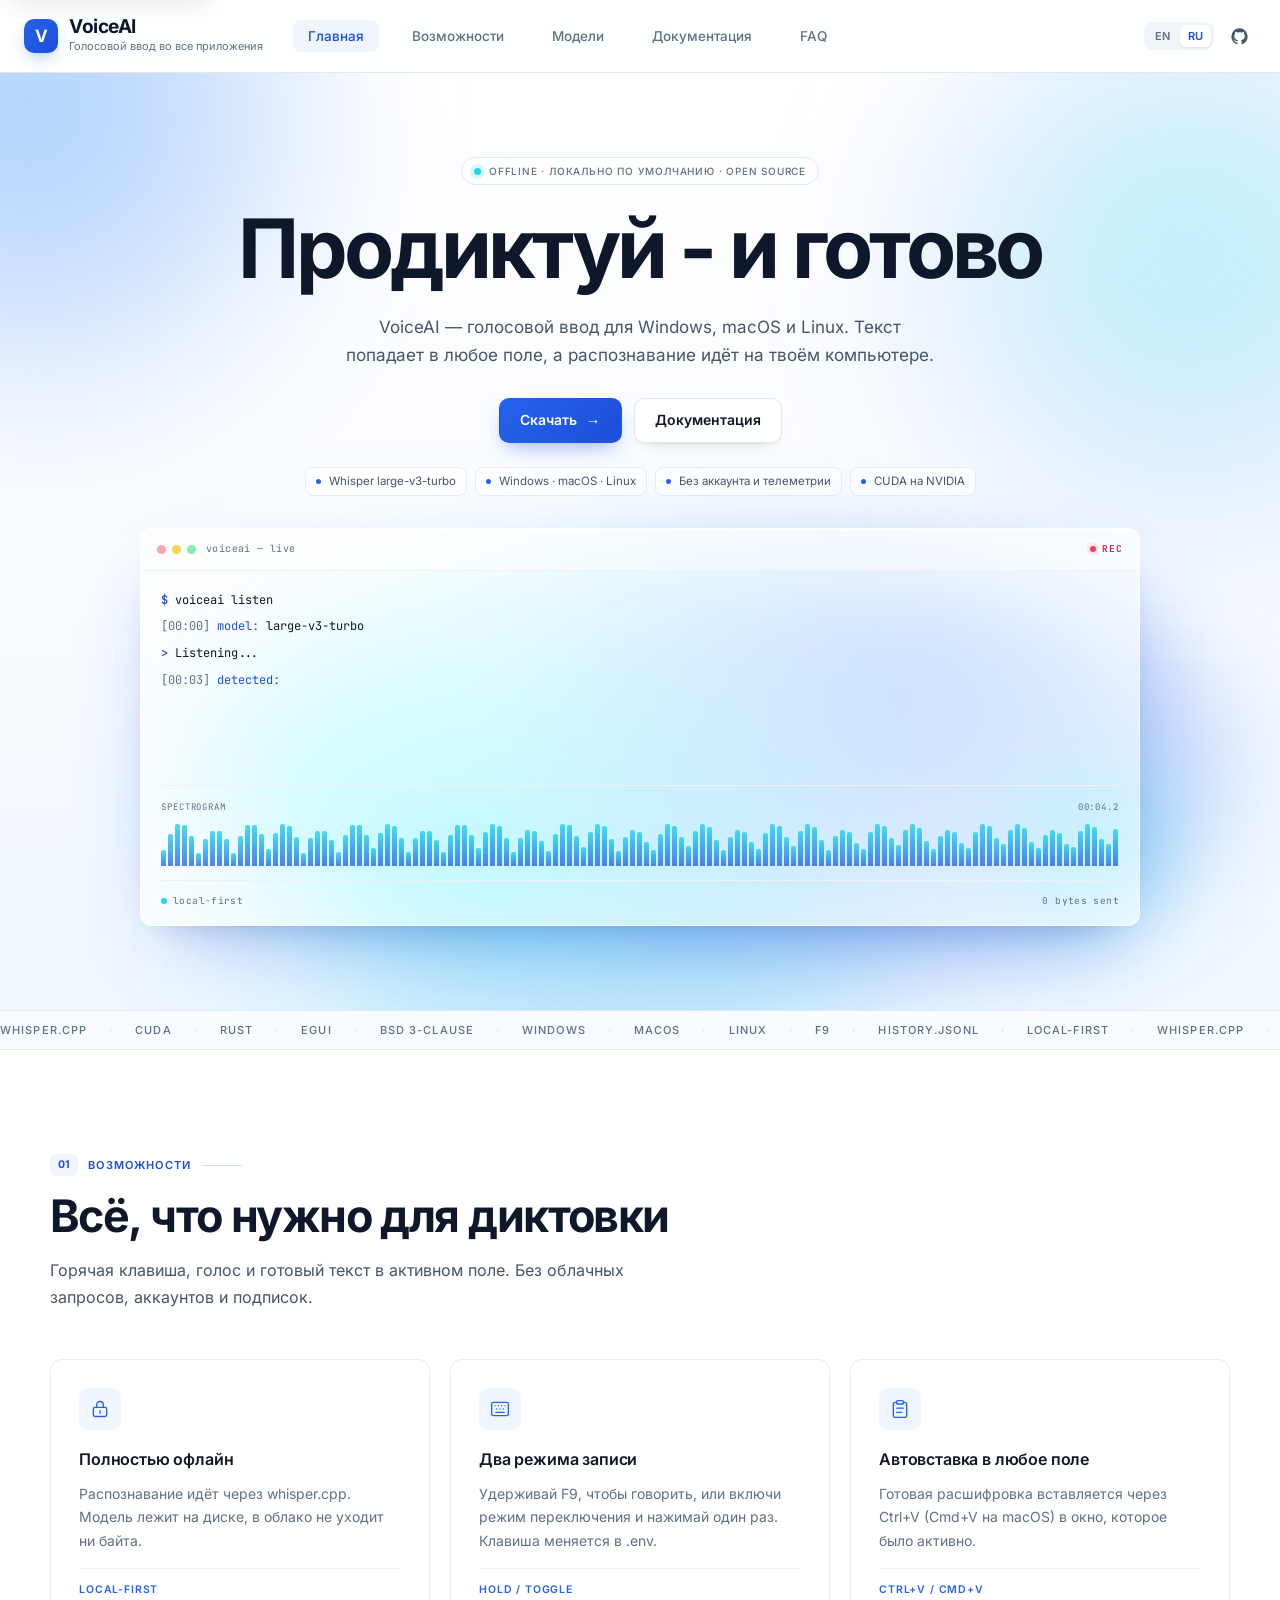
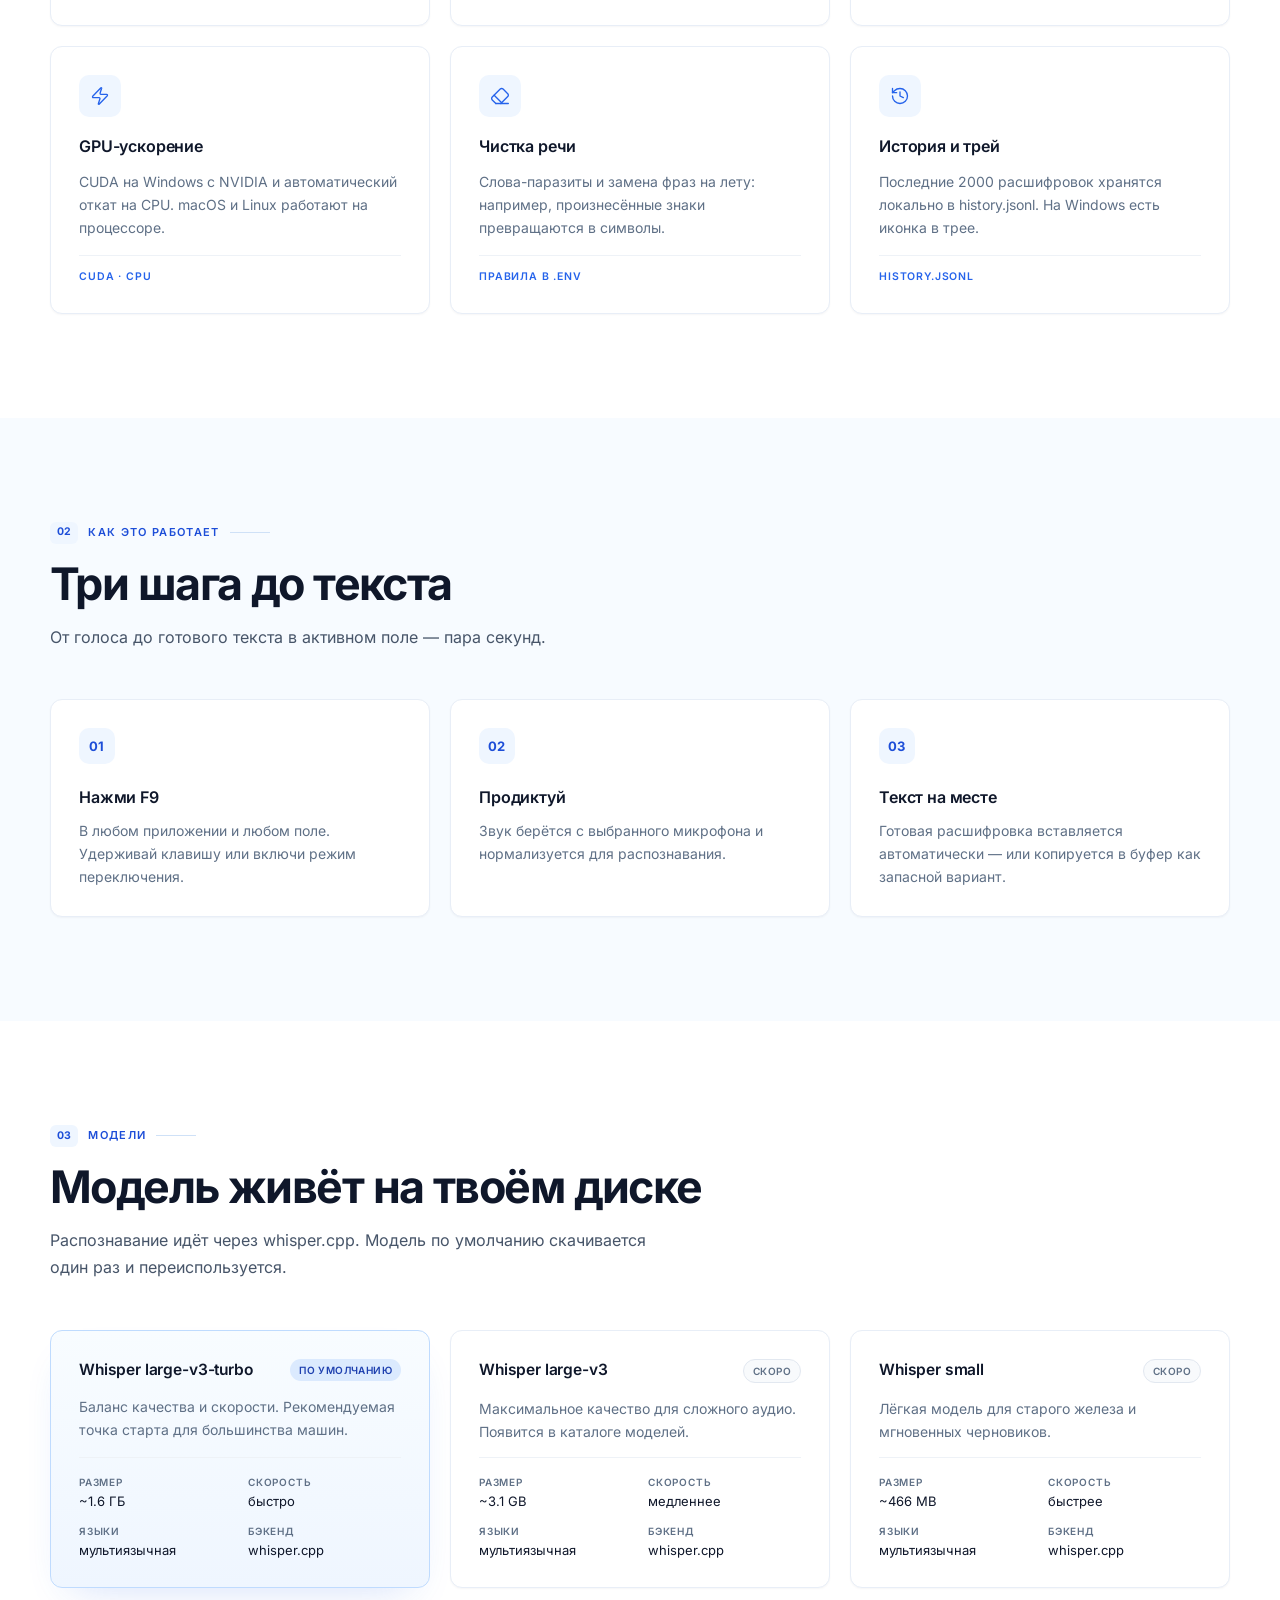
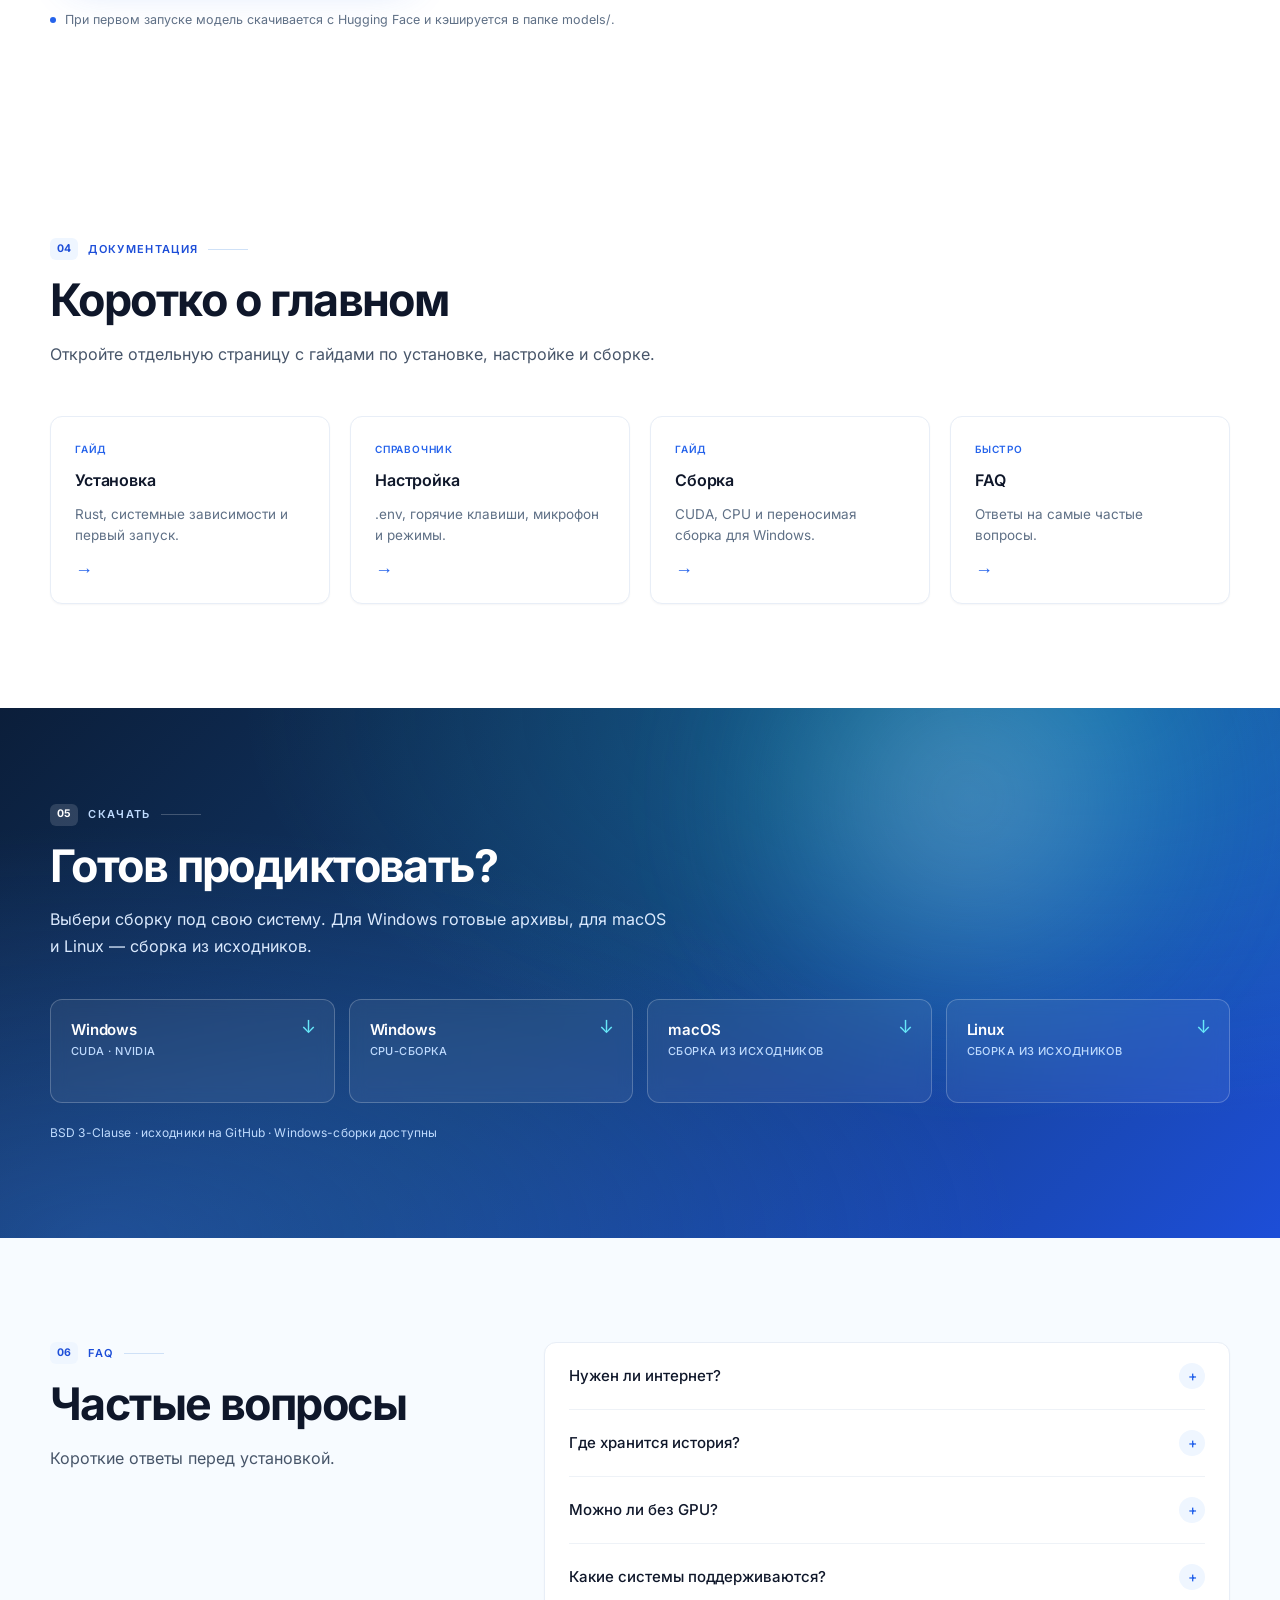
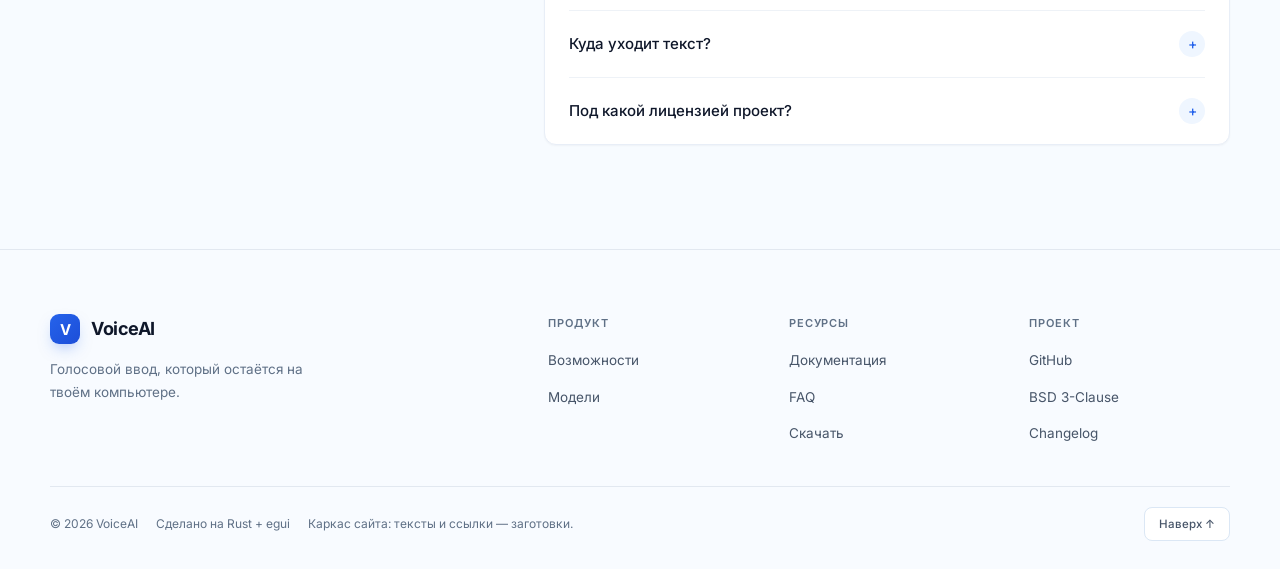
<file: index.html>
<!DOCTYPE html>
<html lang="ru">
<head>
  <meta charset="UTF-8">
  <meta name="viewport" content="width=device-width, initial-scale=1.0">
  <title>VoiceAI — голосовой ввод без облака</title>
  <meta id="meta-description" name="description" content="VoiceAI — локальный голосовой ввод для Windows, macOS и Linux. Говори в любое поле, текст распознаётся на твоём компьютере.">
  <meta property="og:title" content="VoiceAI — голосовой ввод без облака">
  <meta property="og:description" content="Локальный голосовой ввод для Windows, macOS и Linux. Без аккаунта и телеметрии.">
  <meta property="og:type" content="website">
  <meta name="theme-color" content="#f8fbff">
  <link rel="icon" href="assets/favicon.svg" type="image/svg+xml">
  <link rel="stylesheet" href="assets/css/styles.css?v=3">
  <noscript><style>.reveal{opacity:1 !important;transform:none !important}</style></noscript>
  <script src="assets/js/main.js?v=5" defer></script>
</head>
<body data-page="home">
  <a class="skip-link" href="#main" data-i18n="a11y.skip">Перейти к содержимому</a>

  <header class="site-header" id="top">
    <div class="wrap header-inner">
      <a class="brand" href="#top" aria-label="VoiceAI">
        <span class="brand-mark" aria-hidden="true">V</span>
        <span class="brand-text">
          <span class="brand-name">VoiceAI</span>
          <span class="brand-tagline" data-i18n="brand.tagline">Голосовой ввод во все приложения</span>
        </span>
      </a>

      <nav class="nav" id="nav" aria-label="Основная навигация" data-i18n-aria="nav.label">
        <a class="nav-link is-active" href="#home" aria-current="location" data-i18n="nav.home">Главная</a>
        <a class="nav-link" href="#features" data-i18n="nav.features">Возможности</a>
        <a class="nav-link" href="#models" data-i18n="nav.models">Модели</a>
        <a class="nav-link" href="#docs" data-i18n="nav.docs">Документация</a>
        <a class="nav-link" href="#faq" data-i18n="nav.faq">FAQ</a>
      </nav>

      <div class="header-actions">
        <div class="lang-switch" role="group" aria-label="Язык сайта" data-i18n-aria="lang.label">
          <button class="lang-btn" type="button" data-lang="en" aria-pressed="false">EN</button>
          <button class="lang-btn is-active" type="button" data-lang="ru" aria-pressed="true">RU</button>
        </div>
        <a class="icon-btn" href="https://github.com/Prog116/VoiceAI" target="_blank" rel="noopener" aria-label="GitHub" title="GitHub">
          <svg viewBox="0 0 24 24" fill="currentColor" aria-hidden="true">
            <path d="M12 .5A11.5 11.5 0 0 0 .5 12c0 5.08 3.29 9.39 7.86 10.91.58.11.79-.25.79-.56v-2.01c-3.2.7-3.87-1.54-3.87-1.54-.52-1.33-1.28-1.69-1.28-1.69-1.05-.72.08-.71.08-.71 1.16.08 1.77 1.19 1.77 1.19 1.03 1.77 2.71 1.26 3.37.96.1-.75.4-1.26.73-1.55-2.55-.29-5.24-1.28-5.24-5.68 0-1.26.45-2.28 1.19-3.09-.12-.29-.52-1.46.11-3.05 0 0 .97-.31 3.18 1.18a11 11 0 0 1 5.79 0c2.2-1.49 3.17-1.18 3.17-1.18.63 1.59.23 2.76.11 3.05.74.81 1.19 1.83 1.19 3.09 0 4.41-2.69 5.38-5.25 5.67.41.35.78 1.05.78 2.12v3.14c0 .31.21.67.8.56A11.5 11.5 0 0 0 23.5 12 11.5 11.5 0 0 0 12 .5Z"></path>
          </svg>
        </a>
        <button class="menu-btn" type="button" aria-expanded="false" aria-controls="nav" aria-label="Меню" data-i18n-aria="header.menu">
          <svg viewBox="0 0 24 24" fill="none" stroke="currentColor" stroke-width="1.6" stroke-linecap="round" stroke-linejoin="round" aria-hidden="true">
            <path d="M3 6h18M3 12h18M3 18h18"></path>
          </svg>
        </button>
      </div>
    </div>
  </header>

  <main id="main">
    <section class="hero" id="home">
      <div class="mesh mesh-a" aria-hidden="true"></div>
      <div class="mesh mesh-b" aria-hidden="true"></div>
      <div class="wrap hero-stack">
        <div class="hero-copy reveal">
          <p class="status-line"><span class="status-dot" aria-hidden="true"></span><span data-i18n="hero.eyebrow">OFFLINE · ЛОКАЛЬНО ПО УМОЛЧАНИЮ · OPEN SOURCE</span></p>
          <h1 class="display">
            <span data-i18n="hero.title1">Продиктуй</span>&nbsp;- <span data-i18n="hero.title2">и готово</span>
          </h1>
          <p class="lead" data-i18n="hero.lead">VoiceAI — голосовой ввод для Windows, macOS и Linux. Текст попадает в любое поле, а распознавание идёт на твоём компьютере.</p>
          <div class="hero-actions">
            <a class="btn btn-primary" href="#download"><span data-i18n="hero.ctaPrimary">Скачать</span><span class="arrow" aria-hidden="true">→</span></a>
            <a class="btn btn-ghost" href="#docs" data-i18n="hero.ctaSecondary">Документация</a>
          </div>
          <ul class="chips">
            <li class="chip" data-i18n="hero.chip1">Whisper large-v3-turbo</li>
            <li class="chip" data-i18n="hero.chip2">Windows · macOS · Linux</li>
            <li class="chip" data-i18n="hero.chip3">Без аккаунта и телеметрии</li>
            <li class="chip" data-i18n="hero.chip4">CUDA на NVIDIA</li>
          </ul>
        </div>

        <div class="hero-demo reveal">
          <div class="demo-card live-terminal" id="demoCard" aria-label="Демонстрация терминала VoiceAI" data-i18n-aria="demo.label">
            <div class="live-terminal-bar">
              <span class="live-terminal-lights" aria-hidden="true"><span></span><span></span><span></span></span>
              <span class="live-terminal-title">voiceai — live</span>
              <span class="live-terminal-rec"><span class="live-dot" aria-hidden="true"></span>REC</span>
            </div>
            <div class="live-terminal-body">
              <div class="live-terminal-output" id="terminalOutput"></div>
              <div class="live-spectro">
                <div class="live-spectro-head">
                  <span>spectrogram</span>
                  <span id="terminalTime">00:04.2</span>
                </div>
                <div class="live-bars" id="liveBars" aria-hidden="true"></div>
              </div>
              <div class="live-terminal-foot">
                <span class="live-terminal-stat"><span class="live-dot" aria-hidden="true"></span>local-first</span>
                <span class="live-terminal-stat">0 bytes sent</span>
              </div>
            </div>
          </div>
        </div>
      </div>
    </section>

    <div class="ticker" aria-hidden="true">
      <div class="ticker-track">
        <div class="ticker-group">
          <span>whisper.cpp</span><span>CUDA</span><span>Rust</span><span>egui</span><span>BSD 3-Clause</span><span>Windows</span><span>macOS</span><span>Linux</span><span>F9</span><span>history.jsonl</span><span>local-first</span>
        </div>
        <div class="ticker-group">
          <span>whisper.cpp</span><span>CUDA</span><span>Rust</span><span>egui</span><span>BSD 3-Clause</span><span>Windows</span><span>macOS</span><span>Linux</span><span>F9</span><span>history.jsonl</span><span>local-first</span>
        </div>
      </div>
    </div>

    <section class="section" id="features">
      <div class="wrap">
        <div class="section-head reveal">
          <p class="eyebrow"><span class="eyebrow-index">01</span><span data-i18n="features.eyebrow">Возможности</span></p>
          <h2 class="h2" data-i18n="features.title">Всё, что нужно для диктовки</h2>
          <p class="section-lead" data-i18n="features.lead">Горячая клавиша, голос и готовый текст в активном поле. Без облачных запросов, аккаунтов и подписок.</p>
        </div>

        <div class="feature-grid">
          <article class="feature-card reveal">
            <span class="card-icon" aria-hidden="true">
              <svg viewBox="0 0 24 24" fill="none" stroke="currentColor" stroke-width="1.6" stroke-linecap="round" stroke-linejoin="round">
                <rect x="4" y="10" width="16" height="11" rx="2"></rect>
                <path d="M8 10V7a4 4 0 0 1 8 0v3"></path>
                <path d="M12 14v3"></path>
              </svg>
            </span>
            <h3 data-i18n="features.f1.title">Полностью офлайн</h3>
            <p data-i18n="features.f1.text">Распознавание идёт через whisper.cpp. Модель лежит на диске, в облако не уходит ни байта.</p>
            <span class="card-tag" data-i18n="features.f1.tag">local-first</span>
          </article>

          <article class="feature-card reveal">
            <span class="card-icon" aria-hidden="true">
              <svg viewBox="0 0 24 24" fill="none" stroke="currentColor" stroke-width="1.6" stroke-linecap="round" stroke-linejoin="round">
                <rect x="2" y="4" width="20" height="16" rx="2"></rect>
                <path d="M6 8h.001M10 8h.001M14 8h.001M18 8h.001M8 12h.001M12 12h.001M16 12h.001M7 16h10"></path>
              </svg>
            </span>
            <h3 data-i18n="features.f2.title">Два режима записи</h3>
            <p data-i18n="features.f2.text">Удерживай F9, чтобы говорить, или включи режим переключения и нажимай один раз. Клавиша меняется в .env.</p>
            <span class="card-tag" data-i18n="features.f2.tag">hold / toggle</span>
          </article>

          <article class="feature-card reveal">
            <span class="card-icon" aria-hidden="true">
              <svg viewBox="0 0 24 24" fill="none" stroke="currentColor" stroke-width="1.6" stroke-linecap="round" stroke-linejoin="round">
                <rect x="8" y="2" width="8" height="4" rx="1"></rect>
                <path d="M16 4h2a2 2 0 0 1 2 2v14a2 2 0 0 1-2 2H6a2 2 0 0 1-2-2V6a2 2 0 0 1 2-2h2"></path>
                <path d="M8 11h8M8 16h6"></path>
              </svg>
            </span>
            <h3 data-i18n="features.f3.title">Автовставка в любое поле</h3>
            <p data-i18n="features.f3.text">Готовая расшифровка вставляется через Ctrl+V (Cmd+V на macOS) в окно, которое было активно.</p>
            <span class="card-tag" data-i18n="features.f3.tag">Ctrl+V / Cmd+V</span>
          </article>

          <article class="feature-card reveal">
            <span class="card-icon" aria-hidden="true">
              <svg viewBox="0 0 24 24" fill="none" stroke="currentColor" stroke-width="1.6" stroke-linecap="round" stroke-linejoin="round">
                <path d="M4 14a1 1 0 0 1-.78-1.63l9.9-10.2a.5.5 0 0 1 .86.46l-1.92 6.02A1 1 0 0 0 13 10h7a1 1 0 0 1 .78 1.63l-9.9 10.2a.5.5 0 0 1-.86-.46l1.92-6.02A1 1 0 0 0 11 14z"></path>
              </svg>
            </span>
            <h3 data-i18n="features.f4.title">GPU-ускорение</h3>
            <p data-i18n="features.f4.text">CUDA на Windows с NVIDIA и автоматический откат на CPU. macOS и Linux работают на процессоре.</p>
            <span class="card-tag" data-i18n="features.f4.tag">CUDA · CPU</span>
          </article>

          <article class="feature-card reveal">
            <span class="card-icon" aria-hidden="true">
              <svg viewBox="0 0 24 24" fill="none" stroke="currentColor" stroke-width="1.6" stroke-linecap="round" stroke-linejoin="round">
                <path d="m7 21-4.3-4.3a2.4 2.4 0 0 1 0-3.4l9.6-9.6a2.4 2.4 0 0 1 3.4 0l5.6 5.6a2.4 2.4 0 0 1 0 3.4L13 21"></path>
                <path d="M22 21H7"></path>
                <path d="m5 11 9 9"></path>
              </svg>
            </span>
            <h3 data-i18n="features.f5.title">Чистка речи</h3>
            <p data-i18n="features.f5.text">Слова-паразиты и замена фраз на лету: например, произнесённые знаки превращаются в символы.</p>
            <span class="card-tag" data-i18n="features.f5.tag">правила в .env</span>
          </article>

          <article class="feature-card reveal">
            <span class="card-icon" aria-hidden="true">
              <svg viewBox="0 0 24 24" fill="none" stroke="currentColor" stroke-width="1.6" stroke-linecap="round" stroke-linejoin="round">
                <path d="M3 12a9 9 0 1 0 9-9 9.75 9.75 0 0 0-6.74 2.74L3 8"></path>
                <path d="M3 3v5h5"></path>
                <path d="M12 7v5l4 2"></path>
              </svg>
            </span>
            <h3 data-i18n="features.f6.title">История и трей</h3>
            <p data-i18n="features.f6.text">Последние 2000 расшифровок хранятся локально в history.jsonl. На Windows есть иконка в трее.</p>
            <span class="card-tag" data-i18n="features.f6.tag">history.jsonl</span>
          </article>
        </div>
      </div>
    </section>

    <section class="section section--soft" id="how">
      <div class="wrap">
        <div class="section-head reveal">
          <p class="eyebrow"><span class="eyebrow-index">02</span><span data-i18n="how.eyebrow">Как это работает</span></p>
          <h2 class="h2" data-i18n="how.title">Три шага до текста</h2>
          <p class="section-lead" data-i18n="how.lead">От голоса до готового текста в активном поле — пара секунд.</p>
        </div>

        <div class="how-grid">
          <article class="step reveal">
            <span class="step-num" aria-hidden="true">01</span>
            <h3 data-i18n="how.s1.title">Нажми F9</h3>
            <p data-i18n="how.s1.text">В любом приложении и любом поле. Удерживай клавишу или включи режим переключения.</p>
          </article>
          <article class="step reveal">
            <span class="step-num" aria-hidden="true">02</span>
            <h3 data-i18n="how.s2.title">Продиктуй</h3>
            <p data-i18n="how.s2.text">Звук берётся с выбранного микрофона и нормализуется для распознавания.</p>
          </article>
          <article class="step reveal">
            <span class="step-num" aria-hidden="true">03</span>
            <h3 data-i18n="how.s3.title">Текст на месте</h3>
            <p data-i18n="how.s3.text">Готовая расшифровка вставляется автоматически — или копируется в буфер как запасной вариант.</p>
          </article>
        </div>
      </div>
    </section>

    <section class="section" id="models">
      <div class="wrap">
        <div class="section-head reveal">
          <p class="eyebrow"><span class="eyebrow-index">03</span><span data-i18n="models.eyebrow">Модели</span></p>
          <h2 class="h2" data-i18n="models.title">Модель живёт на твоём диске</h2>
          <p class="section-lead" data-i18n="models.lead">Распознавание идёт через whisper.cpp. Модель по умолчанию скачивается один раз и переиспользуется.</p>
        </div>

        <div class="model-grid">
          <article class="model-card is-default reveal">
            <div class="model-head">
              <h3>Whisper large-v3-turbo</h3>
              <span class="badge" data-i18n="models.m1.badge">по умолчанию</span>
            </div>
            <p data-i18n="models.m1.desc">Баланс качества и скорости. Рекомендуемая точка старта для большинства машин.</p>
            <dl class="specs">
              <div><dt data-i18n="specs.size">Размер</dt><dd data-i18n="specs.sizeValue">~1.6 ГБ</dd></div>
              <div><dt data-i18n="specs.speed">Скорость</dt><dd data-i18n="specs.speedValue">быстро</dd></div>
              <div><dt data-i18n="specs.languages">Языки</dt><dd data-i18n="specs.languagesValue">мультиязычная</dd></div>
              <div><dt data-i18n="specs.backend">Бэкенд</dt><dd>whisper.cpp</dd></div>
            </dl>
          </article>

          <article class="model-card reveal">
            <div class="model-head">
              <h3>Whisper large-v3</h3>
              <span class="badge badge--soon" data-i18n="models.m2.badge">скоро</span>
            </div>
            <p data-i18n="models.m2.desc">Максимальное качество для сложного аудио. Появится в каталоге моделей.</p>
            <dl class="specs">
              <div><dt data-i18n="specs.size">Размер</dt><dd>~3.1 GB</dd></div>
              <div><dt data-i18n="specs.speed">Скорость</dt><dd data-i18n="specs.slow">медленнее</dd></div>
              <div><dt data-i18n="specs.languages">Языки</dt><dd data-i18n="specs.languagesValue">мультиязычная</dd></div>
              <div><dt data-i18n="specs.backend">Бэкенд</dt><dd>whisper.cpp</dd></div>
            </dl>
          </article>

          <article class="model-card reveal">
            <div class="model-head">
              <h3>Whisper small</h3>
              <span class="badge badge--soon" data-i18n="models.m3.badge">скоро</span>
            </div>
            <p data-i18n="models.m3.desc">Лёгкая модель для старого железа и мгновенных черновиков.</p>
            <dl class="specs">
              <div><dt data-i18n="specs.size">Размер</dt><dd>~466 MB</dd></div>
              <div><dt data-i18n="specs.speed">Скорость</dt><dd data-i18n="specs.fastValue">быстрее</dd></div>
              <div><dt data-i18n="specs.languages">Языки</dt><dd data-i18n="specs.languagesValue">мультиязычная</dd></div>
              <div><dt data-i18n="specs.backend">Бэкенд</dt><dd>whisper.cpp</dd></div>
            </dl>
          </article>
        </div>

        <p class="models-note" data-i18n="models.note">При первом запуске модель скачивается с Hugging Face и кэшируется в папке models/.</p>
      </div>
    </section>

    <section class="section" id="docs">
      <div class="wrap">
        <div class="section-head reveal">
          <p class="eyebrow"><span class="eyebrow-index">04</span><span data-i18n="docs.eyebrow">Документация</span></p>
          <h2 class="h2" data-i18n="docs.title">Коротко о главном</h2>
          <p class="section-lead" data-i18n="docs.lead">Гайды по установке, настройке и сборке. Полная документация — на подходе.</p>
        </div>

        <div class="docs-grid">
          <a class="doc-card reveal" href="docs.html#install">
            <span class="doc-meta" data-i18n="docs.d1.meta">гайд</span>
            <h3 data-i18n="docs.d1.title">Установка</h3>
            <p data-i18n="docs.d1.text">Rust, системные зависимости и первый запуск.</p>
            <span class="doc-arrow" aria-hidden="true">→</span>
          </a>
          <a class="doc-card reveal" href="docs.html#config">
            <span class="doc-meta" data-i18n="docs.d2.meta">справочник</span>
            <h3 data-i18n="docs.d2.title">Настройка</h3>
            <p data-i18n="docs.d2.text">.env, горячие клавиши, микрофон и режимы.</p>
            <span class="doc-arrow" aria-hidden="true">→</span>
          </a>
          <a class="doc-card reveal" href="docs.html#build">
            <span class="doc-meta" data-i18n="docs.d3.meta">гайд</span>
            <h3 data-i18n="docs.d3.title">Сборка</h3>
            <p data-i18n="docs.d3.text">CUDA, CPU и переносимая сборка для Windows.</p>
            <span class="doc-arrow" aria-hidden="true">→</span>
          </a>
          <a class="doc-card reveal" href="#faq">
            <span class="doc-meta" data-i18n="docs.d4.meta">быстро</span>
            <h3 data-i18n="docs.d4.title">FAQ</h3>
            <p data-i18n="docs.d4.text">Ответы на самые частые вопросы.</p>
            <span class="doc-arrow" aria-hidden="true">→</span>
          </a>
        </div>
      </div>
    </section>

    <section class="download" id="download">
      <div class="mesh mesh-c" aria-hidden="true"></div>
      <div class="wrap">
        <div class="section-head reveal">
          <p class="eyebrow"><span class="eyebrow-index">05</span><span data-i18n="download.eyebrow">Скачать</span></p>
          <h2 class="h2" data-i18n="download.title">Готов продиктовать?</h2>
          <p class="section-lead" data-i18n="download.lead">Выбери сборку под свою систему. Для Windows готовые архивы, для macOS и Linux — сборка из исходников.</p>
        </div>

        <div class="download-grid">
          <a class="download-btn reveal" href="https://github.com/Prog116/VoiceAI/releases/latest/download/VoiceAI-0.1.0-win64.zip">
            <span class="os">Windows</span>
            <span class="meta" data-i18n="download.winCuda">CUDA · NVIDIA</span>
            <span class="dl-arrow" aria-hidden="true">↓</span>
          </a>
          <a class="download-btn reveal" href="https://github.com/Prog116/VoiceAI/releases/latest/download/VoiceAI-0.1.0-win64-cpu.zip">
            <span class="os">Windows</span>
            <span class="meta" data-i18n="download.winCpu">CPU-сборка</span>
            <span class="dl-arrow" aria-hidden="true">↓</span>
          </a>
          <a class="download-btn reveal" href="docs.html#build">
            <span class="os">macOS</span>
            <span class="meta" data-i18n="download.mac">Сборка из исходников</span>
            <span class="dl-arrow" aria-hidden="true">↓</span>
          </a>
          <a class="download-btn reveal" href="docs.html#build">
            <span class="os">Linux</span>
            <span class="meta" data-i18n="download.linux">Сборка из исходников</span>
            <span class="dl-arrow" aria-hidden="true">↓</span>
          </a>
        </div>

        <p class="download-note" data-i18n="download.note">BSD 3-Clause · исходники на GitHub · Windows-сборки доступны</p>
      </div>
    </section>

    <section class="section section--soft" id="faq">
      <div class="wrap faq-grid">
        <div class="section-head reveal">
          <p class="eyebrow"><span class="eyebrow-index">06</span><span data-i18n="faq.eyebrow">FAQ</span></p>
          <h2 class="h2" data-i18n="faq.title">Частые вопросы</h2>
          <p class="section-lead" data-i18n="faq.lead">Короткие ответы перед установкой.</p>
        </div>

        <div class="faq-list reveal">
          <details class="faq-item">
            <summary><span data-i18n="faq.q1">Нужен ли интернет?</span><span class="faq-plus" aria-hidden="true"></span></summary>
            <p data-i18n="faq.a1">Только чтобы скачать модель при первом запуске (~1.6 ГБ). Дальше распознавание работает полностью офлайн.</p>
          </details>
          <details class="faq-item">
            <summary><span data-i18n="faq.q2">Где хранится история?</span><span class="faq-plus" aria-hidden="true"></span></summary>
            <p data-i18n="faq.a2">Локально в history.jsonl рядом с приложением, не больше 2000 записей. Никуда не отправляется.</p>
          </details>
          <details class="faq-item">
            <summary><span data-i18n="faq.q3">Можно ли без GPU?</span><span class="faq-plus" aria-hidden="true"></span></summary>
            <p data-i18n="faq.a3">Да. На Windows приложение само откатывается на CPU, на macOS и Linux используется процессор.</p>
          </details>
          <details class="faq-item">
            <summary><span data-i18n="faq.q4">Какие системы поддерживаются?</span><span class="faq-plus" aria-hidden="true"></span></summary>
            <p data-i18n="faq.a4">Windows 10/11, macOS 12+ и Linux с X11. На Wayland пока есть ограничения с глобальными горячими клавишами.</p>
          </details>
          <details class="faq-item">
            <summary><span data-i18n="faq.q5">Куда уходит текст?</span><span class="faq-plus" aria-hidden="true"></span></summary>
            <p data-i18n="faq.a5">Никуда. Аудио и расшифровки остаются на твоей машине. Аккаунта и телеметрии нет.</p>
          </details>
          <details class="faq-item">
            <summary><span data-i18n="faq.q6">Под какой лицензией проект?</span><span class="faq-plus" aria-hidden="true"></span></summary>
            <p data-i18n="faq.a6">BSD 3-Clause. Код можно использовать, изменять и распространять.</p>
          </details>
        </div>
      </div>
    </section>
  </main>

  <footer class="site-footer">
    <div class="wrap">
      <div class="footer-grid">
        <div class="footer-brand">
          <a class="brand" href="#top" aria-label="VoiceAI">
            <span class="brand-mark" aria-hidden="true">V</span>
            <span class="brand-text"><span class="brand-name">VoiceAI</span></span>
          </a>
          <p class="footer-tagline" data-i18n="footer.tagline">Голосовой ввод, который остаётся на твоём компьютере.</p>
        </div>
        <div class="footer-col">
          <h4 data-i18n="footer.colProduct">Продукт</h4>
          <ul>
            <li><a href="#features" data-i18n="nav.features">Возможности</a></li>
            <li><a href="#models" data-i18n="nav.models">Модели</a></li>
          </ul>
        </div>
        <div class="footer-col">
          <h4 data-i18n="footer.colResources">Ресурсы</h4>
          <ul>
            <li><a href="#docs" data-i18n="nav.docs">Документация</a></li>
            <li><a href="#faq" data-i18n="nav.faq">FAQ</a></li>
            <li><a href="#download" data-i18n="download.eyebrow">Скачать</a></li>
          </ul>
        </div>
        <div class="footer-col">
          <h4 data-i18n="footer.colProject">Проект</h4>
          <ul>
            <li><a href="https://github.com/Prog116/VoiceAI" target="_blank" rel="noopener">GitHub</a></li>
            <li><a href="#">BSD 3-Clause</a></li>
            <li><a href="#">Changelog</a></li>
          </ul>
        </div>
      </div>
      <div class="footer-bottom">
        <div class="footer-bottom-left">
          <span>© 2026 VoiceAI</span>
          <span data-i18n="footer.made">Сделано на Rust + egui</span>
          <span data-i18n="footer.note">Каркас сайта: тексты и ссылки — заготовки.</span>
        </div>
        <button class="to-top" type="button" data-i18n="footer.top">Наверх ↑</button>
      </div>
    </div>
  </footer>

  <div class="toast" id="toast" role="status" aria-live="polite"></div>
</body>
</html>
</file>
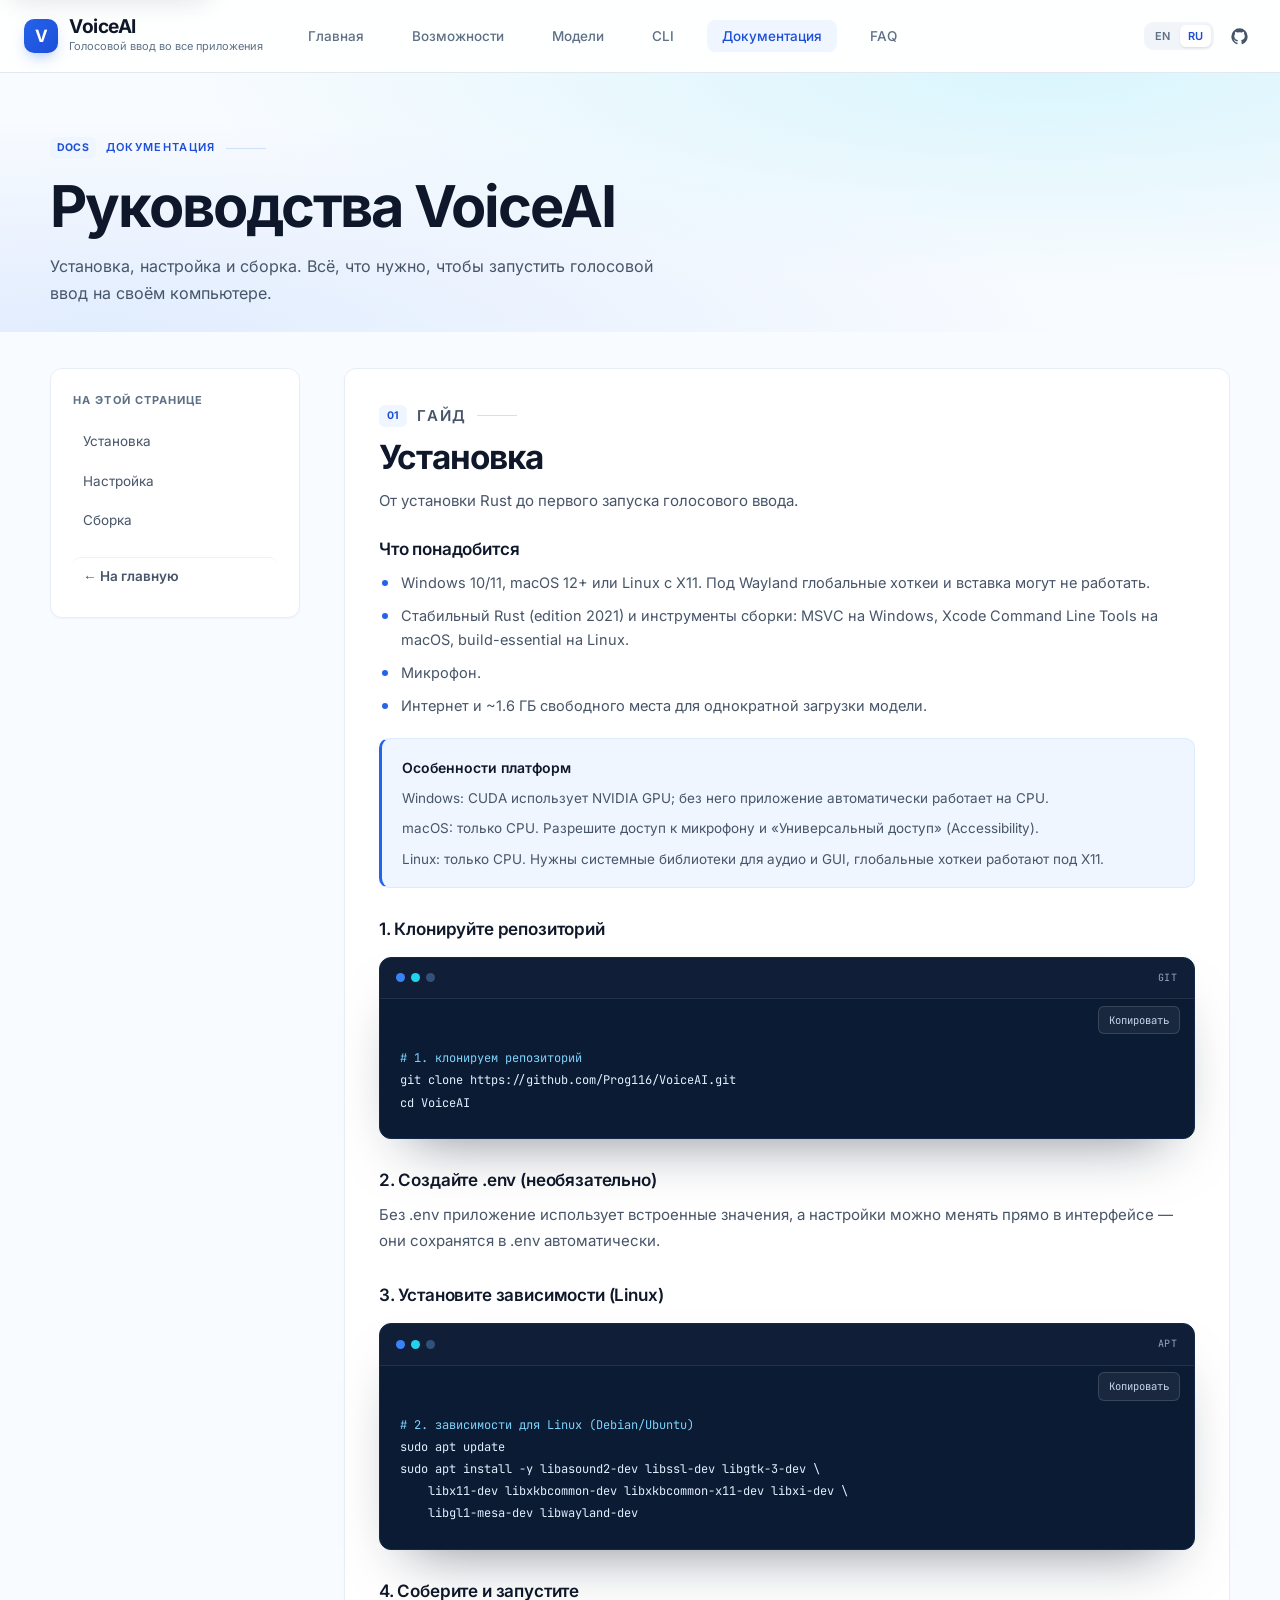
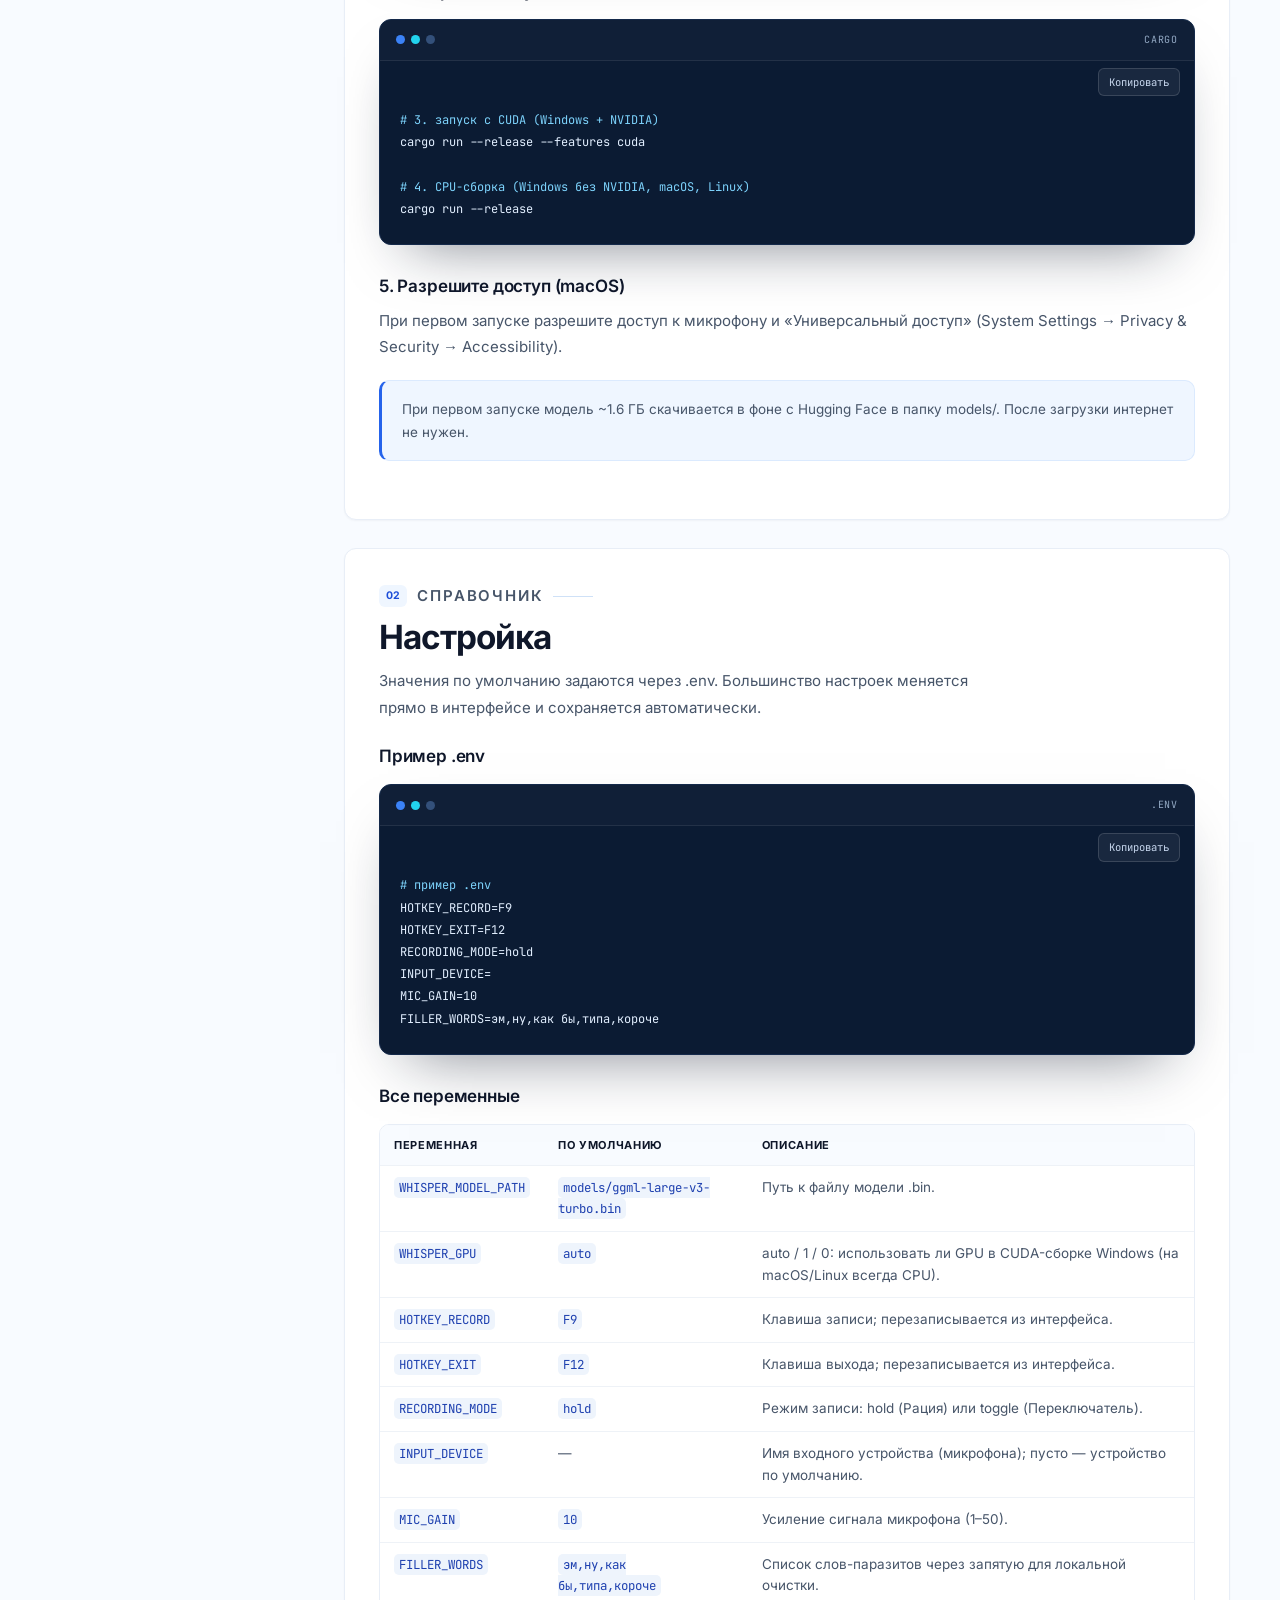
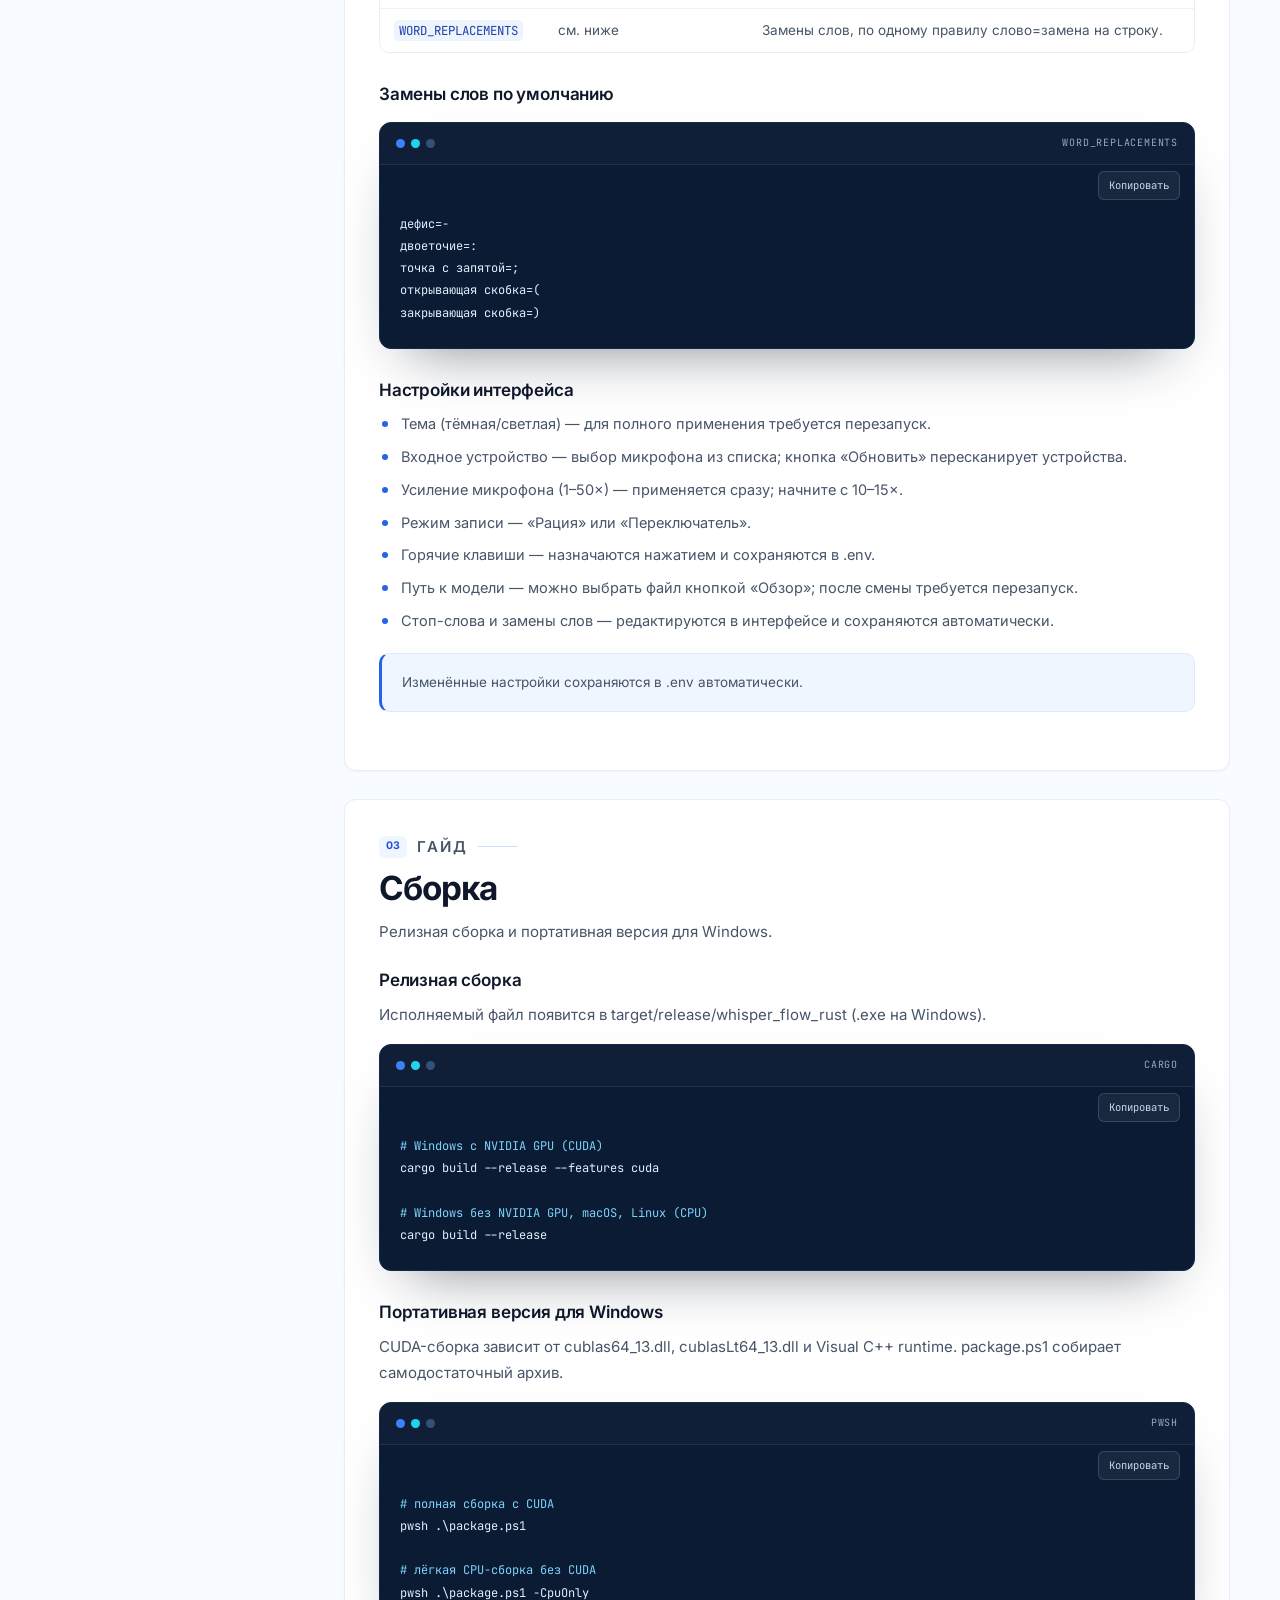
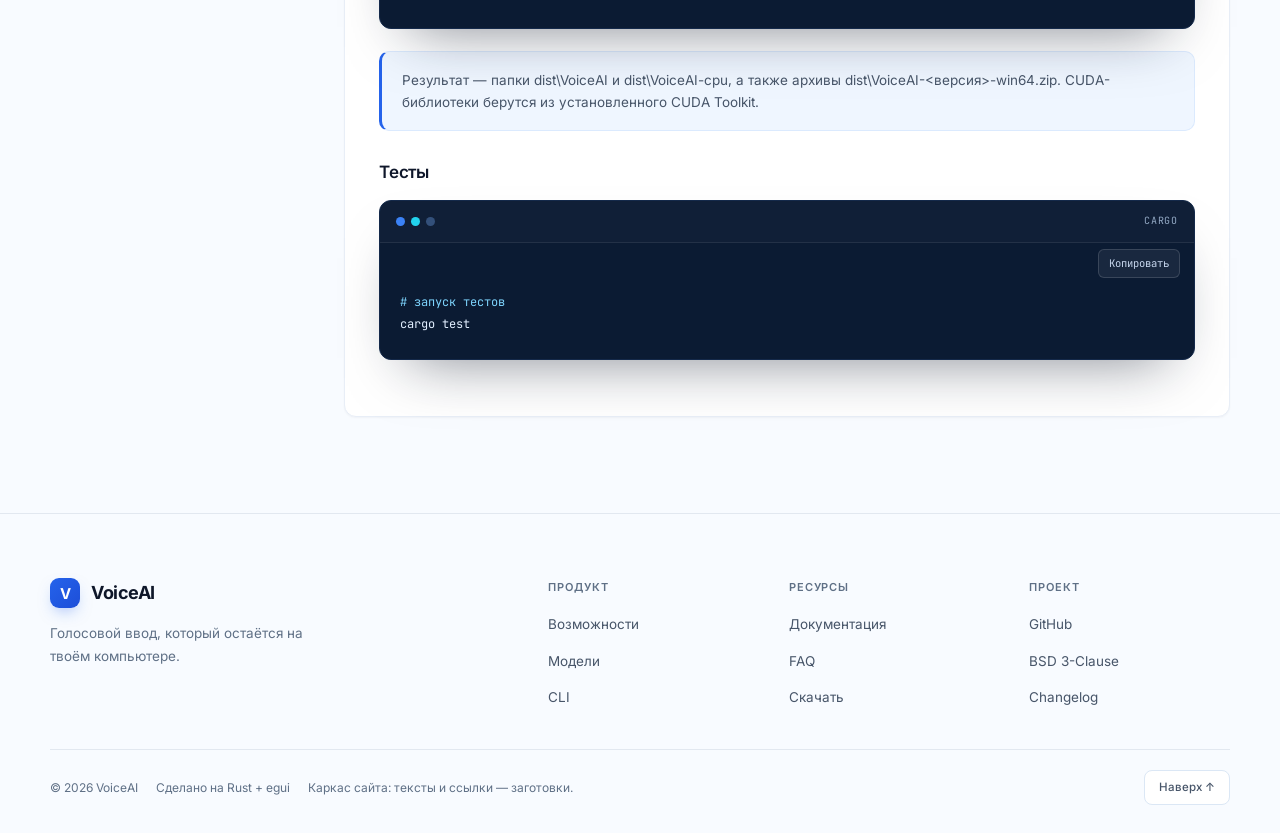
<file: docs.html>
<!DOCTYPE html>
<html lang="ru">
<head>
  <meta charset="UTF-8">
  <meta name="viewport" content="width=device-width, initial-scale=1.0">
  <title>Документация VoiceAI — установка, настройка, сборка</title>
  <meta id="meta-description" name="description" content="Гайды VoiceAI: установка, настройка .env, горячие клавиши и сборка под Windows, macOS и Linux.">
  <meta property="og:title" content="Документация VoiceAI — установка, настройка, сборка">
  <meta property="og:description" content="Гайды VoiceAI: установка, настройка .env, горячие клавиши и сборка под Windows, macOS и Linux.">
  <meta property="og:type" content="article">
  <meta property="og:url" content="https://prog116.github.io/VoiceAI-site/docs.html">
  <meta name="theme-color" content="#f8fbff">
  <link rel="icon" href="assets/favicon.svg" type="image/svg+xml">
  <link rel="stylesheet" href="assets/css/styles.css?v=3">
  <link rel="stylesheet" href="assets/css/docs.css">
  <noscript><style>.reveal{opacity:1 !important;transform:none !important}</style></noscript>
  <script src="assets/js/main.js?v=5" defer></script>
</head>
<body data-page="docs">
  <a class="skip-link" href="#main" data-i18n="a11y.skip">Перейти к содержимому</a>

  <header class="site-header" id="top">
    <div class="wrap header-inner">
      <a class="brand" href="index.html" aria-label="VoiceAI">
        <span class="brand-mark" aria-hidden="true">V</span>
        <span class="brand-text">
          <span class="brand-name">VoiceAI</span>
          <span class="brand-tagline" data-i18n="brand.tagline">Голосовой ввод во все приложения</span>
        </span>
      </a>

      <nav class="nav" id="nav" aria-label="Основная навигация" data-i18n-aria="nav.label">
        <a class="nav-link" href="index.html" data-i18n="nav.home">Главная</a>
        <a class="nav-link" href="index.html#features" data-i18n="nav.features">Возможности</a>
        <a class="nav-link" href="index.html#models" data-i18n="nav.models">Модели</a>
        <a class="nav-link" href="index.html#cli" data-i18n="nav.cli">CLI</a>
        <a class="nav-link is-active" href="docs.html" aria-current="page" data-i18n="nav.docs">Документация</a>
        <a class="nav-link" href="index.html#faq" data-i18n="nav.faq">FAQ</a>
      </nav>

      <div class="header-actions">
        <div class="lang-switch" role="group" aria-label="Язык сайта" data-i18n-aria="lang.label">
          <button class="lang-btn" type="button" data-lang="en" aria-pressed="false">EN</button>
          <button class="lang-btn is-active" type="button" data-lang="ru" aria-pressed="true">RU</button>
        </div>
        <a class="icon-btn" href="https://github.com/Prog116/VoiceAI" target="_blank" rel="noopener" aria-label="GitHub" title="GitHub">
          <svg viewBox="0 0 24 24" fill="currentColor" aria-hidden="true">
            <path d="M12 .5A11.5 11.5 0 0 0 .5 12c0 5.08 3.29 9.39 7.86 10.91.58.11.79-.25.79-.56v-2.01c-3.2.7-3.87-1.54-3.87-1.54-.52-1.33-1.28-1.69-1.28-1.69-1.05-.72.08-.71.08-.71 1.16.08 1.77 1.19 1.77 1.19 1.03 1.77 2.71 1.26 3.37.96.1-.75.4-1.26.73-1.55-2.55-.29-5.24-1.28-5.24-5.68 0-1.26.45-2.28 1.19-3.09-.12-.29-.52-1.46.11-3.05 0 0 .97-.31 3.18 1.18a11 11 0 0 1 5.79 0c2.2-1.49 3.17-1.18 3.17-1.18.63 1.59.23 2.76.11 3.05.74.81 1.19 1.83 1.19 3.09 0 4.41-2.69 5.38-5.25 5.67.41.35.78 1.05.78 2.12v3.14c0 .31.21.67.8.56A11.5 11.5 0 0 0 23.5 12 11.5 11.5 0 0 0 12 .5Z"></path>
          </svg>
        </a>
        <button class="menu-btn" type="button" aria-expanded="false" aria-controls="nav" aria-label="Меню" data-i18n-aria="header.menu">
          <svg viewBox="0 0 24 24" fill="none" stroke="currentColor" stroke-width="1.6" stroke-linecap="round" stroke-linejoin="round" aria-hidden="true">
            <path d="M3 6h18M3 12h18M3 18h18"></path>
          </svg>
        </button>
      </div>
    </div>
  </header>

  <main id="main">
    <section class="docs-hero">
      <div class="wrap">
        <div class="section-head reveal">
          <p class="eyebrow"><span class="eyebrow-index">DOCS</span><span data-i18n="docsPage.eyebrow">Документация</span></p>
          <h1 class="h2 docs-title" data-i18n="docsPage.title">Руководства VoiceAI</h1>
          <p class="section-lead" data-i18n="docsPage.lead">Установка, настройка и сборка. Всё, что нужно, чтобы запустить голосовой ввод на своём компьютере.</p>
        </div>
      </div>
    </section>

    <section class="docs-body">
      <div class="wrap docs-layout">
        <aside class="docs-toc reveal" aria-label="Содержание документации" data-i18n-aria="docsPage.tocLabel">
          <h2 data-i18n="docsPage.tocTitle">На этой странице</h2>
          <ul>
            <li><a href="#install" data-i18n="docsPage.tocInstall">Установка</a></li>
            <li><a href="#config" data-i18n="docsPage.tocConfig">Настройка</a></li>
            <li><a href="#build" data-i18n="docsPage.tocBuild">Сборка</a></li>
          </ul>
          <a class="docs-back" href="index.html">
            <span aria-hidden="true">←</span>
            <span data-i18n="docsPage.back">На главную</span>
          </a>
        </aside>

        <div class="docs-content">
          <article class="docs-article" id="install">
            <p class="eyebrow"><span class="eyebrow-index">01</span><span data-i18n="docsPage.install.meta">гайд</span></p>
            <h2 data-i18n="docsPage.install.title">Установка</h2>
            <p class="docs-lead" data-i18n="docsPage.install.lead">От установки Rust до первого запуска голосового ввода.</p>

            <h3 data-i18n="docsPage.install.reqTitle">Что понадобится</h3>
            <ul>
              <li data-i18n="docsPage.install.req1">Windows 10/11, macOS 12+ или Linux с X11. Под Wayland глобальные хоткеи и вставка могут не работать.</li>
              <li data-i18n="docsPage.install.req2">Стабильный Rust (edition 2021) и инструменты сборки: MSVC на Windows, Xcode Command Line Tools на macOS, build-essential на Linux.</li>
              <li data-i18n="docsPage.install.req3">Микрофон.</li>
              <li data-i18n="docsPage.install.req4">Интернет и ~1.6 ГБ свободного места для однократной загрузки модели.</li>
            </ul>

            <div class="docs-callout">
              <strong data-i18n="docsPage.install.platformTitle">Особенности платформ</strong>
              <p data-i18n="docsPage.install.platformWin">Windows: CUDA использует NVIDIA GPU; без него приложение автоматически работает на CPU.</p>
              <p data-i18n="docsPage.install.platformMac">macOS: только CPU. Разрешите доступ к микрофону и «Универсальный доступ» (Accessibility).</p>
              <p data-i18n="docsPage.install.platformLinux">Linux: только CPU. Нужны системные библиотеки для аудио и GUI, глобальные хоткеи работают под X11.</p>
            </div>

            <h3 data-i18n="docsPage.install.step1Title">1. Клонируйте репозиторий</h3>
            <div class="terminal docs-terminal">
              <div class="terminal-bar">
                <span class="terminal-dot"></span>
                <span class="terminal-dot"></span>
                <span class="terminal-dot"></span>
                <span class="terminal-title">git</span>
              </div>
              <button class="copy-btn" type="button" data-copy data-i18n="cli.copy">Копировать</button>
              <pre><code><span class="tok-comment" data-i18n="docsPage.install.c1"># 1. клонируем репозиторий</span>
git clone https://github.com/Prog116/VoiceAI.git
cd VoiceAI</code></pre>
            </div>

            <h3 data-i18n="docsPage.install.step2Title">2. Создайте .env (необязательно)</h3>
            <p data-i18n="docsPage.install.step2Text">Без .env приложение использует встроенные значения, а настройки можно менять прямо в интерфейсе — они сохранятся в .env автоматически.</p>

            <h3 data-i18n="docsPage.install.step3Title">3. Установите зависимости (Linux)</h3>
            <div class="terminal docs-terminal">
              <div class="terminal-bar">
                <span class="terminal-dot"></span>
                <span class="terminal-dot"></span>
                <span class="terminal-dot"></span>
                <span class="terminal-title">apt</span>
              </div>
              <button class="copy-btn" type="button" data-copy data-i18n="cli.copy">Копировать</button>
              <pre><code><span class="tok-comment" data-i18n="docsPage.install.c2"># 2. зависимости для Linux (Debian/Ubuntu)</span>
sudo apt update
sudo apt install -y libasound2-dev libssl-dev libgtk-3-dev \
    libx11-dev libxkbcommon-dev libxkbcommon-x11-dev libxi-dev \
    libgl1-mesa-dev libwayland-dev</code></pre>
            </div>

            <h3 data-i18n="docsPage.install.step4Title">4. Соберите и запустите</h3>
            <div class="terminal docs-terminal">
              <div class="terminal-bar">
                <span class="terminal-dot"></span>
                <span class="terminal-dot"></span>
                <span class="terminal-dot"></span>
                <span class="terminal-title">cargo</span>
              </div>
              <button class="copy-btn" type="button" data-copy data-i18n="cli.copy">Копировать</button>
              <pre><code><span class="tok-comment" data-i18n="docsPage.install.c3"># 3. запуск с CUDA (Windows + NVIDIA)</span>
cargo run --release --features cuda

<span class="tok-comment" data-i18n="docsPage.install.c4"># 4. CPU-сборка (Windows без NVIDIA, macOS, Linux)</span>
cargo run --release</code></pre>
            </div>

            <h3 data-i18n="docsPage.install.step5Title">5. Разрешите доступ (macOS)</h3>
            <p data-i18n="docsPage.install.step5Text">При первом запуске разрешите доступ к микрофону и «Универсальный доступ» (System Settings → Privacy &amp; Security → Accessibility).</p>

            <div class="docs-callout">
              <p data-i18n="docsPage.install.modelNote">При первом запуске модель ~1.6 ГБ скачивается в фоне с Hugging Face в папку models/. После загрузки интернет не нужен.</p>
            </div>
          </article>

          <article class="docs-article" id="config">
            <p class="eyebrow"><span class="eyebrow-index">02</span><span data-i18n="docsPage.config.meta">справочник</span></p>
            <h2 data-i18n="docsPage.config.title">Настройка</h2>
            <p class="docs-lead" data-i18n="docsPage.config.lead">Значения по умолчанию задаются через .env. Большинство настроек меняется прямо в интерфейсе и сохраняется автоматически.</p>

            <h3 data-i18n="docsPage.config.exampleTitle">Пример .env</h3>
            <div class="terminal docs-terminal">
              <div class="terminal-bar">
                <span class="terminal-dot"></span>
                <span class="terminal-dot"></span>
                <span class="terminal-dot"></span>
                <span class="terminal-title">.env</span>
              </div>
              <button class="copy-btn" type="button" data-copy data-i18n="cli.copy">Копировать</button>
              <pre><code><span class="tok-comment" data-i18n="docsPage.config.c1"># пример .env</span>
HOTKEY_RECORD=F9
HOTKEY_EXIT=F12
RECORDING_MODE=hold
INPUT_DEVICE=
MIC_GAIN=10
FILLER_WORDS=эм,ну,как бы,типа,короче</code></pre>
            </div>

            <h3 data-i18n="docsPage.config.tableTitle">Все переменные</h3>
            <div class="docs-table-wrap">
              <table class="docs-table">
                <thead>
                  <tr>
                    <th data-i18n="docsPage.config.tableVar">Переменная</th>
                    <th data-i18n="docsPage.config.tableDefault">По умолчанию</th>
                    <th data-i18n="docsPage.config.tableDesc">Описание</th>
                  </tr>
                </thead>
                <tbody>
                  <tr>
                    <td><code>WHISPER_MODEL_PATH</code></td>
                    <td><code>models/ggml-large-v3-turbo.bin</code></td>
                    <td data-i18n="docsPage.config.v1">Путь к файлу модели .bin.</td>
                  </tr>
                  <tr>
                    <td><code>WHISPER_GPU</code></td>
                    <td><code>auto</code></td>
                    <td data-i18n="docsPage.config.v2">auto / 1 / 0: использовать ли GPU в CUDA-сборке Windows (на macOS/Linux всегда CPU).</td>
                  </tr>
                  <tr>
                    <td><code>HOTKEY_RECORD</code></td>
                    <td><code>F9</code></td>
                    <td data-i18n="docsPage.config.v3">Клавиша записи; перезаписывается из интерфейса.</td>
                  </tr>
                  <tr>
                    <td><code>HOTKEY_EXIT</code></td>
                    <td><code>F12</code></td>
                    <td data-i18n="docsPage.config.v4">Клавиша выхода; перезаписывается из интерфейса.</td>
                  </tr>
                  <tr>
                    <td><code>RECORDING_MODE</code></td>
                    <td><code>hold</code></td>
                    <td data-i18n="docsPage.config.v5">Режим записи: hold (Рация) или toggle (Переключатель).</td>
                  </tr>
                  <tr>
                    <td><code>INPUT_DEVICE</code></td>
                    <td>—</td>
                    <td data-i18n="docsPage.config.v6">Имя входного устройства (микрофона); пусто — устройство по умолчанию.</td>
                  </tr>
                  <tr>
                    <td><code>MIC_GAIN</code></td>
                    <td><code>10</code></td>
                    <td data-i18n="docsPage.config.v7">Усиление сигнала микрофона (1–50).</td>
                  </tr>
                  <tr>
                    <td><code>FILLER_WORDS</code></td>
                    <td><code>эм,ну,как бы,типа,короче</code></td>
                    <td data-i18n="docsPage.config.v8">Список слов-паразитов через запятую для локальной очистки.</td>
                  </tr>
                  <tr>
                    <td><code>WORD_REPLACEMENTS</code></td>
                    <td><span data-i18n="docsPage.config.seeBelow">см. ниже</span></td>
                    <td data-i18n="docsPage.config.v9">Замены слов, по одному правилу слово=замена на строку.</td>
                  </tr>
                </tbody>
              </table>
            </div>

            <h3 data-i18n="docsPage.config.replacementsTitle">Замены слов по умолчанию</h3>
            <div class="terminal docs-terminal">
              <div class="terminal-bar">
                <span class="terminal-dot"></span>
                <span class="terminal-dot"></span>
                <span class="terminal-dot"></span>
                <span class="terminal-title">WORD_REPLACEMENTS</span>
              </div>
              <button class="copy-btn" type="button" data-copy data-i18n="cli.copy">Копировать</button>
              <pre><code>дефис=-
двоеточие=:
точка с запятой=;
открывающая скобка=(
закрывающая скобка=)</code></pre>
            </div>

            <h3 data-i18n="docsPage.config.uiTitle">Настройки интерфейса</h3>
            <ul>
              <li data-i18n="docsPage.config.ui1">Тема (тёмная/светлая) — для полного применения требуется перезапуск.</li>
              <li data-i18n="docsPage.config.ui2">Входное устройство — выбор микрофона из списка; кнопка «Обновить» пересканирует устройства.</li>
              <li data-i18n="docsPage.config.ui3">Усиление микрофона (1–50×) — применяется сразу; начните с 10–15×.</li>
              <li data-i18n="docsPage.config.ui4">Режим записи — «Рация» или «Переключатель».</li>
              <li data-i18n="docsPage.config.ui5">Горячие клавиши — назначаются нажатием и сохраняются в .env.</li>
              <li data-i18n="docsPage.config.ui6">Путь к модели — можно выбрать файл кнопкой «Обзор»; после смены требуется перезапуск.</li>
              <li data-i18n="docsPage.config.ui7">Стоп-слова и замены слов — редактируются в интерфейсе и сохраняются автоматически.</li>
            </ul>

            <div class="docs-callout">
              <p data-i18n="docsPage.config.saveNote">Изменённые настройки сохраняются в .env автоматически.</p>
            </div>
          </article>

          <article class="docs-article" id="build">
            <p class="eyebrow"><span class="eyebrow-index">03</span><span data-i18n="docsPage.build.meta">гайд</span></p>
            <h2 data-i18n="docsPage.build.title">Сборка</h2>
            <p class="docs-lead" data-i18n="docsPage.build.lead">Релизная сборка и портативная версия для Windows.</p>

            <h3 data-i18n="docsPage.build.releaseTitle">Релизная сборка</h3>
            <p data-i18n="docsPage.build.releaseText">Исполняемый файл появится в target/release/whisper_flow_rust (.exe на Windows).</p>
            <div class="terminal docs-terminal">
              <div class="terminal-bar">
                <span class="terminal-dot"></span>
                <span class="terminal-dot"></span>
                <span class="terminal-dot"></span>
                <span class="terminal-title">cargo</span>
              </div>
              <button class="copy-btn" type="button" data-copy data-i18n="cli.copy">Копировать</button>
              <pre><code><span class="tok-comment" data-i18n="docsPage.build.c1"># Windows с NVIDIA GPU (CUDA)</span>
cargo build --release --features cuda

<span class="tok-comment" data-i18n="docsPage.build.c2"># Windows без NVIDIA GPU, macOS, Linux (CPU)</span>
cargo build --release</code></pre>
            </div>

            <h3 data-i18n="docsPage.build.portableTitle">Портативная версия для Windows</h3>
            <p data-i18n="docsPage.build.portableText">CUDA-сборка зависит от cublas64_13.dll, cublasLt64_13.dll и Visual C++ runtime. package.ps1 собирает самодостаточный архив.</p>
            <div class="terminal docs-terminal">
              <div class="terminal-bar">
                <span class="terminal-dot"></span>
                <span class="terminal-dot"></span>
                <span class="terminal-dot"></span>
                <span class="terminal-title">pwsh</span>
              </div>
              <button class="copy-btn" type="button" data-copy data-i18n="cli.copy">Копировать</button>
              <pre><code><span class="tok-comment" data-i18n="docsPage.build.c3"># полная сборка с CUDA</span>
pwsh .\package.ps1

<span class="tok-comment" data-i18n="docsPage.build.c4"># лёгкая CPU-сборка без CUDA</span>
pwsh .\package.ps1 -CpuOnly</code></pre>
            </div>

            <div class="docs-callout">
              <p data-i18n="docsPage.build.portableNote">Результат — папки dist\VoiceAI и dist\VoiceAI-cpu, а также архивы dist\VoiceAI-&lt;версия&gt;-win64.zip. CUDA-библиотеки берутся из установленного CUDA Toolkit.</p>
            </div>

            <h3 data-i18n="docsPage.build.testsTitle">Тесты</h3>
            <div class="terminal docs-terminal">
              <div class="terminal-bar">
                <span class="terminal-dot"></span>
                <span class="terminal-dot"></span>
                <span class="terminal-dot"></span>
                <span class="terminal-title">cargo</span>
              </div>
              <button class="copy-btn" type="button" data-copy data-i18n="cli.copy">Копировать</button>
              <pre><code><span class="tok-comment" data-i18n="docsPage.build.c5"># запуск тестов</span>
cargo test</code></pre>
            </div>
          </article>
        </div>
      </div>
    </section>
  </main>

  <footer class="site-footer">
    <div class="wrap">
      <div class="footer-grid">
        <div class="footer-brand">
          <a class="brand" href="index.html" aria-label="VoiceAI">
            <span class="brand-mark" aria-hidden="true">V</span>
            <span class="brand-text"><span class="brand-name">VoiceAI</span></span>
          </a>
          <p class="footer-tagline" data-i18n="footer.tagline">Голосовой ввод, который остаётся на твоём компьютере.</p>
        </div>
        <div class="footer-col">
          <h4 data-i18n="footer.colProduct">Продукт</h4>
          <ul>
            <li><a href="index.html#features" data-i18n="nav.features">Возможности</a></li>
            <li><a href="index.html#models" data-i18n="nav.models">Модели</a></li>
            <li><a href="index.html#cli" data-i18n="nav.cli">CLI</a></li>
          </ul>
        </div>
        <div class="footer-col">
          <h4 data-i18n="footer.colResources">Ресурсы</h4>
          <ul>
            <li><a href="docs.html" data-i18n="nav.docs">Документация</a></li>
            <li><a href="index.html#faq" data-i18n="nav.faq">FAQ</a></li>
            <li><a href="index.html#download" data-i18n="download.eyebrow">Скачать</a></li>
          </ul>
        </div>
        <div class="footer-col">
          <h4 data-i18n="footer.colProject">Проект</h4>
          <ul>
            <li><a href="https://github.com/Prog116/VoiceAI" target="_blank" rel="noopener">GitHub</a></li>
            <li><a href="#">BSD 3-Clause</a></li>
            <li><a href="#">Changelog</a></li>
          </ul>
        </div>
      </div>
      <div class="footer-bottom">
        <div class="footer-bottom-left">
          <span>© 2026 VoiceAI</span>
          <span data-i18n="footer.made">Сделано на Rust + egui</span>
          <span data-i18n="footer.note">Каркас сайта: тексты и ссылки — заготовки.</span>
        </div>
        <button class="to-top" type="button" data-i18n="footer.top">Наверх ↑</button>
      </div>
    </div>
  </footer>

  <div class="toast" id="toast" role="status" aria-live="polite"></div>
</body>
</html>
</file>
<file: assets/css/styles.css>
@font-face {
  font-family: "Inter Local";
  font-style: normal;
  font-weight: 400 700;
  font-display: swap;
  src: url("../fonts/inter-cyrillic.woff2") format("woff2");
  unicode-range: U+0301, U+0400-045F, U+0490-0491, U+04B0-04B1, U+2116;
}

@font-face {
  font-family: "Inter Local";
  font-style: normal;
  font-weight: 400 700;
  font-display: swap;
  src: url("../fonts/inter-latin.woff2") format("woff2");
  unicode-range: U+0000-00FF, U+0131, U+0152-0153, U+02BB-02BC, U+02C6, U+02DA, U+02DC, U+0304, U+0308, U+0329, U+2000-206F, U+20AC, U+2122, U+2191, U+2193, U+2212, U+2215, U+FEFF, U+FFFD;
}

@font-face {
  font-family: "JetBrains Mono Local";
  font-style: normal;
  font-weight: 400 700;
  font-display: swap;
  src: url("../fonts/jetbrains-cyrillic.woff2") format("woff2");
  unicode-range: U+0301, U+0400-045F, U+0490-0491, U+04B0-04B1, U+2116;
}

@font-face {
  font-family: "JetBrains Mono Local";
  font-style: normal;
  font-weight: 400 700;
  font-display: swap;
  src: url("../fonts/jetbrains-latin.woff2") format("woff2");
  unicode-range: U+0000-00FF, U+0131, U+0152-0153, U+02BB-02BC, U+02C6, U+02DA, U+02DC, U+0304, U+0308, U+0329, U+2000-206F, U+20AC, U+2122, U+2191, U+2193, U+2212, U+2215, U+FEFF, U+FFFD;
}

:root {
  --bg: #f8fbff;
  --bg-soft: #f1f7ff;
  --surface: #ffffff;
  --ink: #0f172a;
  --ink-soft: #475569;
  --muted: #5f7086;
  --accent: #2563eb;
  --accent-strong: #1d4ed8;
  --accent-deep: #1e40af;
  --accent-soft: #dbeafe;
  --accent-pale: #eff6ff;
  --cyan: #22d3ee;
  --cyan-soft: #cffafe;
  --line: #e2e8f0;
  --line-soft: #eef2f7;
  --wrap: 1180px;
  --hero-wrap: 1260px;
  --header-h: 72px;
  --radius-card: 12px;
  --radius-button: 10px;
  --radius-chip: 8px;
  --shadow-sm: 0 1px 2px rgba(15, 23, 42, 0.04);
  --shadow-md: 0 18px 40px -22px rgba(37, 99, 235, 0.24);
  --shadow-lg: 0 30px 70px -28px rgba(37, 99, 235, 0.35);
  --font-sans: "Inter Local", "Inter", -apple-system, BlinkMacSystemFont, "Segoe UI", Roboto, Helvetica, Arial, sans-serif;
  --font-display: var(--font-sans);
  --font-mono: "JetBrains Mono Local", "JetBrains Mono", ui-monospace, SFMono-Regular, Menlo, Consolas, monospace;
  --ease: cubic-bezier(0.2, 0.7, 0.2, 1);
}

*,
*::before,
*::after {
  box-sizing: border-box;
}

html {
  scroll-behavior: smooth;
  scroll-padding-top: calc(var(--header-h) + 24px);
}

body {
  margin: 0;
  background: var(--bg);
  color: var(--ink);
  font-family: var(--font-sans);
  font-size: 16px;
  line-height: 1.65;
  -webkit-font-smoothing: antialiased;
  text-rendering: optimizeLegibility;
}

body.menu-open {
  overflow: hidden;
}

[hidden] {
  display: none !important;
}

img,
svg {
  display: block;
  max-width: 100%;
}

a {
  color: inherit;
  text-decoration: none;
}

button {
  font: inherit;
  color: inherit;
}

ul,
ol {
  margin: 0;
  padding: 0;
  list-style: none;
}

p,
h1,
h2,
h3,
h4,
dl,
dd {
  margin: 0;
}

::selection {
  background: var(--accent-strong);
  color: #fff;
}

:focus-visible {
  outline: 2px solid var(--accent);
  outline-offset: 3px;
}

.skip-link {
  position: fixed;
  top: 12px;
  left: 12px;
  z-index: 200;
  padding: 10px 16px;
  border-radius: 8px;
  background: var(--surface);
  color: var(--ink);
  box-shadow: 0 10px 30px rgba(15, 23, 42, 0.16);
  font-size: 13px;
  font-weight: 600;
  transform: translateY(-160%);
  transition: transform 0.2s var(--ease);
}

.skip-link:focus {
  transform: translateY(0);
}

.wrap {
  width: min(100% - 48px, var(--wrap));
  margin-inline: auto;
}

.site-header {
  position: sticky;
  top: 0;
  z-index: 50;
  border-bottom: 1px solid var(--line);
  background: rgba(255, 255, 255, 0.82);
  backdrop-filter: blur(18px) saturate(160%);
}

.site-header .wrap {
  width: min(100% - 48px, var(--hero-wrap));
}

.header-inner {
  display: flex;
  align-items: center;
  gap: 30px;
  height: var(--header-h);
}

.brand {
  display: flex;
  align-items: center;
  gap: 11px;
  flex-shrink: 0;
}

.brand-mark {
  display: grid;
  place-items: center;
  width: 34px;
  height: 34px;
  border-radius: 10px;
  background: linear-gradient(135deg, #2563eb 0%, #1d4ed8 100%);
  color: #fff;
  font-family: var(--font-sans);
  font-size: 17px;
  font-weight: 700;
  letter-spacing: -0.02em;
  line-height: 1;
  box-shadow: 0 7px 16px -6px rgba(37, 99, 235, 0.5);
}

.brand-text {
  display: flex;
  flex-direction: column;
  gap: 1px;
}

.brand-name {
  color: var(--ink);
  font-family: var(--font-sans);
  font-size: 19px;
  font-weight: 700;
  letter-spacing: -0.025em;
  line-height: 1.1;
}

.brand-tagline {
  color: var(--muted);
  font-size: 11px;
  line-height: 1.4;
  white-space: nowrap;
}

.nav {
  display: flex;
  align-items: center;
  gap: 18px;
  flex: 1;
}

.nav-link {
  padding: 8px 15px;
  border-radius: 8px;
  color: var(--muted);
  font-size: 13.5px;
  font-weight: 500;
  line-height: 1.2;
  transition: background 0.18s, color 0.18s;
}

.nav-link:hover {
  background: #f1f5f9;
  color: var(--ink);
}

.nav-link.is-active {
  background: var(--accent-pale);
  color: var(--accent-strong);
}

.header-actions {
  display: flex;
  align-items: center;
  gap: 8px;
  margin-left: auto;
  flex-shrink: 0;
}

.lang-switch {
  display: flex;
  gap: 2px;
  padding: 3px;
  border-radius: 9px;
  background: #f1f5f9;
}

.lang-btn {
  padding: 4px 8px;
  border: 0;
  border-radius: 6px;
  background: transparent;
  color: var(--muted);
  font-size: 11px;
  font-weight: 600;
  line-height: 1.3;
  cursor: pointer;
  transition: background 0.18s, color 0.18s, box-shadow 0.18s;
}

.lang-btn:hover {
  color: var(--ink);
}

.lang-btn.is-active {
  background: #fff;
  color: var(--accent-strong);
  box-shadow: 0 1px 2px rgba(15, 23, 42, 0.1);
}

.icon-btn {
  display: grid;
  place-items: center;
  width: 34px;
  height: 34px;
  border-radius: 9px;
  background: transparent;
  color: var(--ink-soft);
  transition: background 0.18s, color 0.18s;
}

.icon-btn svg {
  width: 17px;
  height: 17px;
}

.icon-btn:hover {
  background: #f1f5f9;
  color: var(--ink);
}

.menu-btn {
  display: none;
  place-items: center;
  width: 34px;
  height: 34px;
  padding: 0;
  border: 0;
  border-radius: 9px;
  background: transparent;
  color: var(--ink-soft);
  cursor: pointer;
}

.menu-btn:hover {
  background: #f1f5f9;
  color: var(--ink);
}

.menu-btn svg {
  width: 18px;
  height: 18px;
}

.btn {
  display: inline-flex;
  align-items: center;
  justify-content: center;
  gap: 9px;
  padding: 13px 20px;
  border: 1px solid transparent;
  border-radius: var(--radius-button);
  font-size: 14px;
  font-weight: 600;
  line-height: 1.2;
  text-align: center;
  cursor: pointer;
  transition: transform 0.2s var(--ease), box-shadow 0.2s var(--ease), background 0.2s, border-color 0.2s, color 0.2s;
}

.btn-primary {
  background: linear-gradient(135deg, #2563eb 0%, #1d4ed8 100%);
  color: #fff;
  box-shadow: 0 9px 22px -8px rgba(37, 99, 235, 0.55);
}

.btn-primary:hover {
  transform: translateY(-2px);
  box-shadow: 0 16px 30px -10px rgba(37, 99, 235, 0.6);
}

.btn-primary:active {
  transform: translateY(0);
}

.btn-ghost {
  border-color: var(--line);
  background: var(--surface);
  color: var(--ink);
  box-shadow: 0 8px 20px -14px rgba(15, 23, 42, 0.3), 0 1px 2px rgba(15, 23, 42, 0.06);
}

.btn-ghost:hover {
  transform: translateY(-2px);
  border-color: #c8d8ea;
  background: #f8fbff;
  box-shadow: 0 12px 24px -16px rgba(15, 23, 42, 0.28);
}

.btn:active {
  transform: translateY(0);
}

.arrow {
  font-size: 15px;
  line-height: 1;
}

.hero {
  position: relative;
  overflow: hidden;
  padding: 84px 0;
  background: linear-gradient(180deg, #ffffff 0%, #f8fbff 58%, #eff7ff 100%);
}

.hero::after {
  content: "";
  position: absolute;
  bottom: -280px;
  left: 18%;
  z-index: 0;
  width: 680px;
  height: 540px;
  border-radius: 50%;
  background: radial-gradient(circle, rgba(147, 197, 253, 0.38), rgba(34, 211, 238, 0.14) 55%, transparent 74%);
  filter: blur(80px);
  pointer-events: none;
}

.hero .wrap {
  position: relative;
  z-index: 2;
  width: min(100% - 48px, var(--hero-wrap));
}

.hero-stack {
  display: flex;
  flex-direction: column;
  align-items: center;
}

.hero-copy {
  display: flex;
  flex-direction: column;
  align-items: center;
  width: 100%;
  max-width: 1000px;
  margin-inline: auto;
  text-align: center;
}

.mesh {
  position: absolute;
  z-index: 0;
  border-radius: 50%;
  filter: blur(70px);
  pointer-events: none;
}

.mesh-a {
  top: -190px;
  left: -190px;
  width: 540px;
  height: 540px;
  background: radial-gradient(circle at 40% 40%, rgba(96, 165, 250, 0.55), rgba(59, 130, 246, 0.16) 58%, transparent 74%);
}

.mesh-b {
  top: -140px;
  right: -230px;
  width: 640px;
  height: 640px;
  background: radial-gradient(circle at 50% 50%, rgba(34, 211, 238, 0.32), rgba(59, 130, 246, 0.12) 52%, transparent 74%);
}

.mesh-c {
  top: -120px;
  right: 4%;
  width: 520px;
  height: 420px;
  background: radial-gradient(circle at 50% 50%, rgba(186, 230, 253, 0.55), rgba(34, 211, 238, 0.2) 55%, transparent 76%);
  opacity: 0.7;
}

.status-line {
  display: inline-flex;
  align-items: center;
  gap: 8px;
  margin-bottom: 22px;
  padding: 6px 12px;
  border: 1px solid #dbeafe;
  border-radius: 999px;
  background: rgba(255, 255, 255, 0.65);
  color: var(--muted);
  font-size: 10px;
  font-weight: 500;
  letter-spacing: 0.08em;
  line-height: 1.4;
  text-transform: uppercase;
}

.status-dot {
  display: inline-block;
  width: 7px;
  height: 7px;
  border-radius: 50%;
  background: var(--cyan);
  box-shadow: 0 0 0 4px rgba(34, 211, 238, 0.16);
  animation: pulse 2.4s ease-in-out infinite;
}

.display {
  max-width: 1000px;
  margin: 0 auto 22px;
  color: var(--ink);
  font-family: var(--font-sans);
  font-size: clamp(3.4rem, 6.4vw, 5.6rem);
  font-weight: 700;
  letter-spacing: -0.045em;
  line-height: 1.02;
  text-align: center;
  text-wrap: balance;
}

.lead {
  max-width: 600px;
  margin: 0 auto 28px;
  color: var(--ink-soft);
  font-size: 17px;
  line-height: 1.7;
  text-align: center;
}

.hero-actions {
  display: flex;
  flex-wrap: wrap;
  justify-content: center;
  gap: 12px;
  margin-bottom: 24px;
}

.chips {
  display: flex;
  flex-wrap: wrap;
  justify-content: center;
  gap: 8px;
}

.chip {
  display: inline-flex;
  align-items: center;
  gap: 8px;
  padding: 6px 10px;
  border: 1px solid #e5edf7;
  border-radius: var(--radius-chip);
  background: rgba(255, 255, 255, 0.8);
  color: var(--ink-soft);
  font-size: 11.5px;
  line-height: 1.3;
}

.chip::before {
  content: "";
  flex: 0 0 auto;
  width: 5px;
  height: 5px;
  border-radius: 50%;
  background: var(--accent);
}

.hero-demo {
  position: relative;
  width: 100%;
  max-width: 1000px;
  margin: 32px auto 0;
}

.hero-demo.reveal:not(.is-visible) {
  opacity: 0;
  transform: translateY(64px);
}

.hero-demo.reveal {
  transition-delay: 0.1s;
}

.hero-demo::before {
  content: "";
  position: absolute;
  inset: 7% -12% -14% 6%;
  z-index: 0;
  border-radius: 50%;
  background:
    radial-gradient(circle at 68% 30%, rgba(37, 99, 235, 0.5), transparent 56%),
    radial-gradient(circle at 22% 78%, rgba(34, 211, 238, 0.42), transparent 60%);
  filter: blur(48px);
  pointer-events: none;
}

.hero-demo::after {
  content: "";
  position: absolute;
  right: -8%;
  bottom: -12%;
  z-index: 0;
  width: 260px;
  height: 260px;
  border-radius: 50%;
  background: radial-gradient(circle, rgba(34, 211, 238, 0.38), transparent 68%);
  filter: blur(34px);
  pointer-events: none;
}

.demo-card {
  position: relative;
  z-index: 1;
  border: 1px solid rgba(255, 255, 255, 0.8);
  border-radius: var(--radius-card);
  background: rgba(255, 255, 255, 0.86);
  box-shadow:
    0 34px 80px -32px rgba(37, 99, 235, 0.45),
    0 16px 36px -24px rgba(15, 23, 42, 0.24),
    inset 0 1px 0 rgba(255, 255, 255, 0.85),
    var(--shadow-sm);
}

@supports ((-webkit-backdrop-filter: blur(20px)) or (backdrop-filter: blur(20px))) {
  .demo-card {
    background: rgba(255, 255, 255, 0.6);
    -webkit-backdrop-filter: blur(20px) saturate(160%);
    backdrop-filter: blur(20px) saturate(160%);
  }
}

.live-terminal {
  overflow: hidden;
  font-family: var(--font-mono);
}

.live-terminal-bar {
  display: flex;
  align-items: center;
  gap: 10px;
  padding: 12px 16px;
  border-bottom: 1px solid var(--line-soft);
  background: rgba(255, 255, 255, 0.36);
}

.live-terminal-lights {
  display: flex;
  gap: 6px;
}

.live-terminal-lights span {
  width: 9px;
  height: 9px;
  border-radius: 50%;
  background: #fda4af;
}

.live-terminal-lights span:nth-child(2) {
  background: #fcd34d;
}

.live-terminal-lights span:nth-child(3) {
  background: #86efac;
}

.live-terminal-title {
  color: var(--muted);
  font-family: var(--font-mono);
  font-size: 10px;
  letter-spacing: 0.04em;
}

.live-terminal-rec {
  display: inline-flex;
  align-items: center;
  gap: 6px;
  margin-left: auto;
  color: #e11d48;
  font-size: 9.5px;
  font-weight: 600;
  letter-spacing: 0.1em;
}

.live-dot {
  width: 6px;
  height: 6px;
  border-radius: 50%;
  background: var(--cyan);
  box-shadow: 0 0 0 3px rgba(34, 211, 238, 0.14);
  animation: pulse 2.4s ease-in-out infinite;
}

.live-terminal-rec .live-dot {
  background: #f43f5e;
  box-shadow: 0 0 0 3px rgba(244, 63, 94, 0.12);
  animation: blink 1.4s ease-in-out infinite;
}

.live-terminal-body {
  padding: 20px 20px 16px;
}

.live-terminal-output {
  display: flex;
  flex-direction: column;
  gap: 7px;
  min-height: 176px;
  font-family: var(--font-mono);
  font-size: 12px;
  line-height: 1.65;
}

.live-line {
  min-height: 1.65em;
  overflow-wrap: anywhere;
  white-space: pre-wrap;
}

.live-prompt {
  color: var(--accent-strong);
  font-weight: 600;
}

.live-time {
  color: var(--muted);
}

.live-label {
  color: var(--accent-strong);
}

.live-value {
  color: var(--ink);
}

.live-value--quote {
  color: var(--accent-deep);
}

.live-caret {
  display: inline-block;
  width: 7px;
  height: 14px;
  border-radius: 2px;
  background: var(--accent);
  vertical-align: -2px;
  animation: blink 1s steps(2) infinite;
}

.live-line--caret {
  margin-top: 1px;
}

.live-spectro {
  margin-top: 18px;
  padding-top: 14px;
  border-top: 1px solid var(--line-soft);
}

.live-spectro-head {
  display: flex;
  align-items: center;
  justify-content: space-between;
  gap: 12px;
  margin-bottom: 8px;
  color: var(--muted);
  font-family: var(--font-mono);
  font-size: 9px;
  letter-spacing: 0.1em;
  text-transform: uppercase;
}

.live-bars {
  display: flex;
  align-items: flex-end;
  gap: 2px;
  height: 44px;
  overflow: hidden;
}

.live-bars span {
  flex: 1;
  height: min(100%, calc(var(--h, 40%) + var(--boost, 0%)));
  border-radius: 2px 2px 0 0;
  background: linear-gradient(180deg, var(--cyan) 0%, var(--accent) 100%);
  opacity: 0.8;
  transform-origin: bottom;
  transition: height 0.16s ease;
  animation: wave 1.7s ease-in-out var(--d, 0s) infinite alternate;
}

.live-terminal-foot {
  display: flex;
  align-items: center;
  justify-content: space-between;
  gap: 14px;
  margin-top: 14px;
  padding-top: 12px;
  border-top: 1px solid var(--line-soft);
  color: var(--muted);
  font-family: var(--font-mono);
  font-size: 9.5px;
  letter-spacing: 0.04em;
}

.live-terminal-stat {
  display: inline-flex;
  align-items: center;
  gap: 6px;
}

.live-terminal-stat .live-dot {
  animation: none;
  box-shadow: none;
}

.ticker {
  overflow: hidden;
  border-top: 1px solid var(--line);
  border-bottom: 1px solid var(--line);
  background: #f8fbff;
  color: var(--muted);
}

.ticker-track {
  display: flex;
  width: max-content;
  animation: marquee 42s linear infinite;
}

.ticker-group {
  display: flex;
  align-items: center;
  flex-shrink: 0;
  padding: 10px 0;
}

.ticker-group span {
  display: inline-flex;
  align-items: center;
  color: var(--muted);
  font-size: 11px;
  font-weight: 500;
  letter-spacing: 0.1em;
  text-transform: uppercase;
  white-space: nowrap;
}

.ticker-group span::after {
  content: "·";
  margin: 0 22px;
  color: #bfdbfe;
}

.ticker:hover .ticker-track {
  animation-play-state: paused;
}

.section {
  position: relative;
  padding: 104px 0;
  background: var(--surface);
}

.section--soft {
  background: #f7fbff;
}

section[id] {
  scroll-margin-top: calc(var(--header-h) + 20px);
}

.section-head {
  max-width: 720px;
  margin-bottom: 48px;
}

.eyebrow {
  display: flex;
  align-items: center;
  gap: 10px;
  margin-bottom: 16px;
  color: var(--accent-strong);
  font-size: 11px;
  font-weight: 600;
  letter-spacing: 0.12em;
  line-height: 1.4;
  text-transform: uppercase;
}

.eyebrow-index {
  display: inline-grid;
  place-items: center;
  min-width: 28px;
  height: 22px;
  padding: 0 7px;
  border-radius: 6px;
  background: var(--accent-pale);
  color: var(--accent-strong);
  font-size: 10.5px;
  font-weight: 700;
  letter-spacing: 0.02em;
}

.eyebrow::after {
  content: "";
  flex: 0 0 40px;
  height: 1px;
  background: #cfe1f7;
}

.h2 {
  margin-bottom: 16px;
  color: var(--ink);
  font-family: var(--font-sans);
  font-size: clamp(2rem, 3.5vw, 3rem);
  font-weight: 700;
  letter-spacing: -0.035em;
  line-height: 1.08;
}

.section-lead {
  max-width: 62ch;
  color: var(--ink-soft);
  font-size: 16px;
  line-height: 1.7;
}

.feature-grid {
  display: grid;
  grid-template-columns: repeat(3, 1fr);
  gap: 20px;
}

.feature-card {
  display: flex;
  flex-direction: column;
  gap: 12px;
  min-height: 236px;
  padding: 28px;
  border: 1px solid #e8eef7;
  border-radius: var(--radius-card);
  background: var(--surface);
  box-shadow: var(--shadow-sm);
  transition: transform 0.25s var(--ease), box-shadow 0.25s var(--ease), border-color 0.25s;
}

.feature-card:hover {
  transform: translateY(-4px);
  border-color: #d5e4f6;
  box-shadow: var(--shadow-md);
}

.card-icon {
  display: grid;
  place-items: center;
  width: 42px;
  height: 42px;
  margin-bottom: 6px;
  border-radius: 10px;
  background: var(--accent-pale);
  color: var(--accent);
}

.card-icon svg {
  width: 20px;
  height: 20px;
}

.feature-card h3 {
  color: var(--ink);
  font-size: 16px;
  font-weight: 600;
  letter-spacing: -0.01em;
  line-height: 1.4;
}

.feature-card p {
  flex: 1;
  color: var(--muted);
  font-size: 14px;
  line-height: 1.65;
}

.card-tag {
  margin-top: 4px;
  padding-top: 14px;
  border-top: 1px solid var(--line-soft);
  color: var(--accent);
  font-size: 10.5px;
  font-weight: 600;
  letter-spacing: 0.08em;
  line-height: 1.4;
  text-transform: uppercase;
}

.how-grid {
  display: grid;
  grid-template-columns: repeat(3, 1fr);
  gap: 20px;
}

.step {
  padding: 28px;
  border: 1px solid #e8eef7;
  border-radius: var(--radius-card);
  background: var(--surface);
  box-shadow: var(--shadow-sm);
}

.step-num {
  display: inline-grid;
  place-items: center;
  width: 36px;
  height: 36px;
  margin-bottom: 20px;
  border-radius: 10px;
  background: var(--accent-pale);
  color: var(--accent-strong);
  font-family: var(--font-sans);
  font-size: 13px;
  font-weight: 700;
  letter-spacing: 0.02em;
}

.step h3 {
  margin-bottom: 8px;
  color: var(--ink);
  font-size: 16px;
  font-weight: 600;
  letter-spacing: -0.01em;
}

.step p {
  color: var(--muted);
  font-size: 14px;
  line-height: 1.65;
}

.model-grid {
  display: grid;
  grid-template-columns: repeat(3, 1fr);
  gap: 20px;
}

.model-card {
  display: flex;
  flex-direction: column;
  gap: 14px;
  padding: 28px;
  border: 1px solid #e8eef7;
  border-radius: var(--radius-card);
  background: var(--surface);
  box-shadow: var(--shadow-sm);
}

.model-card.is-default {
  border-color: #bfdbfe;
  background: linear-gradient(180deg, #f8fcff 0%, #eff6ff 100%);
  box-shadow: var(--shadow-md);
}

.model-head {
  display: flex;
  align-items: flex-start;
  justify-content: space-between;
  gap: 12px;
}

.model-head h3 {
  color: var(--ink);
  font-family: var(--font-sans);
  font-size: 15.5px;
  font-weight: 600;
  letter-spacing: -0.01em;
  line-height: 1.4;
  overflow-wrap: anywhere;
}

.badge {
  flex: 0 0 auto;
  padding: 4px 9px;
  border-radius: 999px;
  background: var(--accent-soft);
  color: var(--accent-deep);
  font-size: 10px;
  font-weight: 600;
  letter-spacing: 0.04em;
  line-height: 1.4;
  text-transform: uppercase;
}

.badge--soon {
  border: 1px solid var(--line);
  background: #f8fafc;
  color: var(--muted);
}

.model-card p {
  color: var(--muted);
  font-size: 14px;
  line-height: 1.65;
}

.specs {
  display: grid;
  grid-template-columns: 1fr 1fr;
  gap: 12px 16px;
  margin-top: auto;
  padding-top: 16px;
  border-top: 1px solid var(--line-soft);
}

.specs div {
  display: flex;
  flex-direction: column;
  gap: 2px;
}

.specs dt {
  color: var(--muted);
  font-size: 10px;
  font-weight: 600;
  letter-spacing: 0.08em;
  text-transform: uppercase;
}

.specs dd {
  color: var(--ink);
  font-size: 13px;
  line-height: 1.4;
}

.models-note {
  display: flex;
  align-items: center;
  gap: 9px;
  margin-top: 22px;
  color: var(--muted);
  font-size: 12.5px;
  line-height: 1.6;
}

.models-note::before {
  content: "";
  flex: 0 0 auto;
  width: 6px;
  height: 6px;
  border-radius: 50%;
  background: var(--accent);
}

.cli-grid {
  display: grid;
  grid-template-columns: 0.9fr 1.1fr;
  align-items: center;
  gap: 56px;
}

.cli-grid .section-head,
.faq-grid .section-head {
  margin-bottom: 0;
}

.bullet-list {
  display: flex;
  flex-direction: column;
  gap: 12px;
  margin: 26px 0 30px;
}

.bullet-list li {
  display: flex;
  align-items: flex-start;
  gap: 12px;
  color: var(--ink-soft);
  font-size: 14.5px;
  line-height: 1.6;
}

.bullet-list li::before {
  content: "✓";
  display: grid;
  place-items: center;
  flex: 0 0 auto;
  width: 20px;
  height: 20px;
  margin-top: 1px;
  border-radius: 50%;
  background: var(--accent-pale);
  color: var(--accent);
  font-size: 11px;
  font-weight: 700;
  line-height: 1;
}

.terminal {
  position: relative;
  overflow: hidden;
  border: 1px solid #14294a;
  border-radius: 12px;
  background: #0b1b33;
  color: #e2efff;
  box-shadow: 0 28px 60px -30px rgba(15, 23, 42, 0.55);
}

.terminal-bar {
  display: flex;
  align-items: center;
  gap: 6px;
  padding: 12px 16px;
  border-bottom: 1px solid rgba(255, 255, 255, 0.08);
  background: rgba(255, 255, 255, 0.02);
}

.terminal-dot {
  width: 9px;
  height: 9px;
  border-radius: 50%;
  background: #33507a;
}

.terminal-dot:first-child {
  background: #3b82f6;
}

.terminal-dot:nth-child(2) {
  background: #22d3ee;
}

.terminal-title {
  margin-left: auto;
  color: #93a9c4;
  font-family: var(--font-mono);
  font-size: 10px;
  letter-spacing: 0.08em;
  text-transform: uppercase;
}

.terminal pre {
  margin: 0;
  padding: 22px 20px 24px;
  overflow-x: auto;
  font-family: var(--font-mono);
  font-size: 12.5px;
  line-height: 1.85;
}

.terminal code {
  font: inherit;
}

.tok-comment {
  color: #7dd3fc;
}

.copy-btn {
  position: absolute;
  top: 48px;
  right: 14px;
  padding: 6px 10px;
  border: 1px solid rgba(255, 255, 255, 0.14);
  border-radius: 6px;
  background: rgba(255, 255, 255, 0.06);
  color: #c7d7ee;
  font-family: var(--font-mono);
  font-size: 10.5px;
  line-height: 1.4;
  cursor: pointer;
  transition: background 0.18s, border-color 0.18s, color 0.18s;
}

.copy-btn:hover,
.copy-btn.is-copied {
  border-color: var(--accent);
  background: var(--accent);
  color: #fff;
}

.docs-grid {
  display: grid;
  grid-template-columns: repeat(4, 1fr);
  gap: 20px;
}

.doc-card {
  display: flex;
  flex-direction: column;
  gap: 10px;
  min-height: 188px;
  padding: 24px;
  border: 1px solid #e8eef7;
  border-radius: var(--radius-card);
  background: var(--surface);
  box-shadow: var(--shadow-sm);
  transition: transform 0.25s var(--ease), box-shadow 0.25s var(--ease), border-color 0.25s;
}

.doc-card:hover {
  transform: translateY(-4px);
  border-color: #d5e4f6;
  box-shadow: var(--shadow-md);
}

.doc-meta {
  color: var(--accent);
  font-size: 10px;
  font-weight: 600;
  letter-spacing: 0.08em;
  text-transform: uppercase;
}

.doc-card h3 {
  color: var(--ink);
  font-size: 16px;
  font-weight: 600;
  letter-spacing: -0.01em;
}

.doc-card p {
  color: var(--muted);
  font-size: 13.5px;
  line-height: 1.6;
}

.doc-arrow {
  margin-top: auto;
  color: var(--accent);
  font-size: 18px;
  line-height: 1;
  transition: transform 0.2s var(--ease);
}

.doc-card:hover .doc-arrow {
  transform: translateX(3px);
}

.faq-grid {
  display: grid;
  grid-template-columns: 0.78fr 1.22fr;
  align-items: start;
  gap: 56px;
}

.faq-list {
  padding: 0 24px;
  border: 1px solid #e8eef7;
  border-radius: var(--radius-card);
  background: var(--surface);
  box-shadow: var(--shadow-sm);
}

.faq-item {
  border-bottom: 1px solid var(--line-soft);
}

.faq-item:last-child {
  border-bottom: 0;
}

.faq-item summary {
  display: flex;
  align-items: center;
  justify-content: space-between;
  gap: 20px;
  padding: 20px 0;
  color: var(--ink);
  font-size: 15px;
  font-weight: 500;
  line-height: 1.5;
  list-style: none;
  cursor: pointer;
}

.faq-item summary::-webkit-details-marker {
  display: none;
}

.faq-plus {
  display: grid;
  place-items: center;
  flex: 0 0 auto;
  width: 26px;
  height: 26px;
  border-radius: 50%;
  background: var(--accent-pale);
  color: var(--accent);
  line-height: 1;
  transition: background 0.2s, color 0.2s;
}

.faq-plus::before {
  content: "+";
  display: block;
  font-size: 14px;
  line-height: 1;
  transition: transform 0.2s var(--ease);
}

.faq-item[open] .faq-plus {
  background: var(--accent);
  color: #fff;
}

.faq-item[open] .faq-plus::before {
  transform: rotate(45deg);
}

.faq-item p {
  max-width: 70ch;
  padding: 0 44px 22px 0;
  color: var(--muted);
  font-size: 14px;
  line-height: 1.7;
}

.download {
  position: relative;
  overflow: hidden;
  padding: 96px 0;
  background:
    radial-gradient(ellipse at 85% 0%, rgba(34, 211, 238, 0.28), transparent 55%),
    radial-gradient(ellipse at 8% 100%, rgba(59, 130, 246, 0.35), transparent 55%),
    linear-gradient(135deg, #0b1e3a 0%, #123c72 48%, #1d4ed8 100%);
  color: #f8fbff;
}

.download .wrap {
  position: relative;
  z-index: 2;
}

.download .section-head {
  margin-bottom: 38px;
}

.download .h2 {
  color: #fff;
}

.download .section-lead {
  color: #dbeafe;
}

.download .eyebrow {
  color: #bfdbfe;
}

.download .eyebrow-index {
  background: rgba(255, 255, 255, 0.14);
  color: #fff;
}

.download .eyebrow::after {
  background: rgba(255, 255, 255, 0.22);
}

.download-grid {
  display: grid;
  grid-template-columns: repeat(4, 1fr);
  gap: 14px;
}

.download-btn {
  position: relative;
  display: flex;
  flex-direction: column;
  gap: 5px;
  min-height: 104px;
  padding: 20px;
  border: 1px solid rgba(255, 255, 255, 0.22);
  border-radius: var(--radius-card);
  background: rgba(255, 255, 255, 0.06);
  color: #fff;
  backdrop-filter: blur(8px);
  transition: transform 0.22s var(--ease), box-shadow 0.22s var(--ease), background 0.22s, border-color 0.22s, color 0.22s;
}

.download-btn:hover {
  transform: translateY(-3px);
  border-color: #fff;
  background: #fff;
  color: var(--ink);
  box-shadow: 0 18px 34px -18px rgba(2, 8, 23, 0.55);
}

.os {
  font-size: 15px;
  font-weight: 600;
  letter-spacing: -0.01em;
  line-height: 1.3;
}

.download-btn .meta {
  color: #bfdbfe;
  font-size: 11px;
  font-weight: 500;
  letter-spacing: 0.04em;
  line-height: 1.4;
  text-transform: uppercase;
  transition: color 0.22s;
}

.download-btn:hover .meta {
  color: var(--muted);
}

.dl-arrow {
  position: absolute;
  top: 18px;
  right: 18px;
  color: #67e8f9;
  font-size: 18px;
  line-height: 1;
  transition: color 0.22s;
}

.download-btn:hover .dl-arrow {
  color: var(--accent);
}

.download-note {
  margin-top: 20px;
  color: #bfdbfe;
  font-size: 12px;
  letter-spacing: 0.01em;
}

.site-footer {
  padding: 64px 0 28px;
  border-top: 1px solid var(--line);
  background: #f8fbff;
}

.footer-grid {
  display: grid;
  grid-template-columns: 1.6fr 0.7fr 0.7fr 0.7fr;
  gap: 40px;
  padding-bottom: 40px;
  border-bottom: 1px solid var(--line);
}

.footer-brand .brand-mark {
  width: 30px;
  height: 30px;
  border-radius: 9px;
  font-size: 15px;
}

.footer-brand .brand-name {
  font-size: 18px;
}

.footer-tagline {
  max-width: 32ch;
  margin-top: 14px;
  color: var(--muted);
  font-size: 13.5px;
  line-height: 1.7;
}

.footer-col h4 {
  margin-bottom: 14px;
  color: var(--muted);
  font-size: 11px;
  font-weight: 600;
  letter-spacing: 0.08em;
  text-transform: uppercase;
}

.footer-col ul {
  display: flex;
  flex-direction: column;
  gap: 10px;
}

.footer-col a {
  color: var(--ink-soft);
  font-size: 13.5px;
  line-height: 1.5;
  transition: color 0.18s;
}

.footer-col a:hover {
  color: var(--accent-strong);
}

.footer-bottom {
  display: flex;
  flex-wrap: wrap;
  align-items: center;
  justify-content: space-between;
  gap: 14px;
  padding-top: 20px;
  color: var(--muted);
  font-size: 12px;
  line-height: 1.6;
}

.footer-bottom-left {
  display: flex;
  flex-wrap: wrap;
  gap: 8px 18px;
}

.to-top {
  padding: 8px 14px;
  border: 1px solid #dbe7f5;
  border-radius: 8px;
  background: #fff;
  color: var(--ink-soft);
  font-size: 11.5px;
  font-weight: 500;
  line-height: 1.4;
  cursor: pointer;
  transition: background 0.18s, border-color 0.18s, color 0.18s;
}

.to-top:hover {
  border-color: var(--accent);
  background: var(--accent-pale);
  color: var(--accent-strong);
}

.toast {
  position: fixed;
  bottom: 24px;
  left: 50%;
  z-index: 100;
  max-width: calc(100% - 32px);
  padding: 12px 18px;
  border-radius: 10px;
  background: var(--ink);
  color: #fff;
  box-shadow: 0 20px 40px -12px rgba(15, 23, 42, 0.45);
  font-size: 13px;
  line-height: 1.5;
  text-align: center;
  opacity: 0;
  visibility: hidden;
  transform: translate(-50%, 14px);
  transition: opacity 0.22s var(--ease), transform 0.22s var(--ease), visibility 0.22s;
}

.toast.is-visible {
  opacity: 1;
  visibility: visible;
  transform: translate(-50%, 0);
}

.reveal {
  opacity: 0;
  transform: translateY(18px);
  transition: opacity 0.7s var(--ease), transform 0.7s var(--ease);
}

.reveal.is-visible {
  opacity: 1;
  transform: none;
}

.feature-card:nth-child(2),
.step:nth-child(2),
.model-card:nth-child(2),
.doc-card:nth-child(2),
.download-btn:nth-child(2) {
  transition-delay: 0.06s;
}

.feature-card:nth-child(3),
.step:nth-child(3),
.model-card:nth-child(3),
.doc-card:nth-child(3),
.download-btn:nth-child(3) {
  transition-delay: 0.12s;
}

.feature-card:nth-child(4),
.doc-card:nth-child(4),
.download-btn:nth-child(4) {
  transition-delay: 0.18s;
}

.feature-card:nth-child(5) {
  transition-delay: 0.24s;
}

.feature-card:nth-child(6) {
  transition-delay: 0.3s;
}

#home .hero-copy.is-visible {
  animation: heroCopyIn 0.8s var(--ease) backwards;
}

#home .hero-demo.is-visible {
  animation: heroDemoIn 0.9s var(--ease) 0.1s backwards;
}

#home .hero-copy.is-visible .chip {
  animation: chipIn 0.5s var(--ease) 0.25s backwards;
}

#home .hero-copy.is-visible .chip:nth-child(2) {
  animation-delay: 0.33s;
}

#home .hero-copy.is-visible .chip:nth-child(3) {
  animation-delay: 0.41s;
}

#home .hero-copy.is-visible .chip:nth-child(4) {
  animation-delay: 0.49s;
}

#features .feature-card.is-visible {
  animation: featureIn 0.75s var(--ease) backwards;
}

#features .feature-card:nth-child(2).is-visible {
  animation-delay: 0.06s;
}

#features .feature-card:nth-child(3).is-visible {
  animation-delay: 0.12s;
}

#features .feature-card:nth-child(4).is-visible {
  animation-delay: 0.18s;
}

#features .feature-card:nth-child(5).is-visible {
  animation-delay: 0.24s;
}

#features .feature-card:nth-child(6).is-visible {
  animation-delay: 0.3s;
}

#features .feature-card.is-visible .card-icon {
  animation: iconPop 0.6s var(--ease) 0.15s backwards;
}

#how .step.is-visible {
  animation: stepIn 0.8s var(--ease) backwards;
}

#how .step:nth-child(2).is-visible {
  animation-delay: 0.12s;
}

#how .step:nth-child(3).is-visible {
  animation-delay: 0.24s;
}

#how .step.is-visible .step-num {
  animation: stepNumPop 0.6s var(--ease) 0.1s backwards;
}

#models .model-card.is-visible {
  animation: modelIn 0.85s var(--ease) backwards;
}

#models .model-card.is-default.is-visible {
  animation: modelIn 0.85s var(--ease) backwards, defaultGlow 4.5s ease-in-out 1.2s infinite;
}

#models .model-card:nth-child(2).is-visible {
  animation-delay: 0.1s;
}

#models .model-card:nth-child(3).is-visible {
  animation-delay: 0.2s;
}

#models .model-card.is-visible .specs > div {
  animation: rowIn 0.5s var(--ease) 0.2s backwards;
}

#models .model-card.is-visible .specs > div:nth-child(2) {
  animation-delay: 0.28s;
}

#models .model-card.is-visible .specs > div:nth-child(3) {
  animation-delay: 0.36s;
}

#models .model-card.is-visible .specs > div:nth-child(4) {
  animation-delay: 0.44s;
}

#docs .doc-card.is-visible {
  animation: docIn 0.7s var(--ease) backwards;
}

#docs .doc-card:nth-child(2).is-visible {
  animation-delay: 0.07s;
}

#docs .doc-card:nth-child(3).is-visible {
  animation-delay: 0.14s;
}

#docs .doc-card:nth-child(4).is-visible {
  animation-delay: 0.21s;
}

#docs .doc-card.is-visible .doc-arrow {
  animation: docArrowIn 0.55s var(--ease) 0.35s backwards;
}

#download .download-btn.is-visible {
  animation: dlPop 0.6s var(--ease) backwards;
}

#download .download-btn:nth-child(2).is-visible {
  animation-delay: 0.08s;
}

#download .download-btn:nth-child(3).is-visible {
  animation-delay: 0.16s;
}

#download .download-btn:nth-child(4).is-visible {
  animation-delay: 0.24s;
}

#download .download-btn.is-visible .dl-arrow {
  animation: arrowBob 1.8s ease-in-out 0.6s infinite;
}

#download .mesh-c {
  animation: meshFloat 16s ease-in-out infinite;
}

#faq .faq-list.is-visible .faq-item {
  animation: faqItemIn 0.55s var(--ease) backwards;
}

#faq .faq-list.is-visible .faq-item:nth-child(2) {
  animation-delay: 0.06s;
}

#faq .faq-list.is-visible .faq-item:nth-child(3) {
  animation-delay: 0.12s;
}

#faq .faq-list.is-visible .faq-item:nth-child(4) {
  animation-delay: 0.18s;
}

#faq .faq-list.is-visible .faq-item:nth-child(5) {
  animation-delay: 0.24s;
}

#faq .faq-list.is-visible .faq-item:nth-child(6) {
  animation-delay: 0.3s;
}

.section-head.is-visible .eyebrow-index {
  animation: eyebrowIn 0.5s var(--ease) backwards;
}

@keyframes blink {
  0%,
  100% {
    opacity: 1;
  }
  50% {
    opacity: 0.35;
  }
}

@keyframes pulse {
  0%,
  100% {
    box-shadow: 0 0 0 4px rgba(34, 211, 238, 0.16);
  }
  50% {
    box-shadow: 0 0 0 8px rgba(34, 211, 238, 0);
  }
}

@keyframes recordPulse {
  0% {
    transform: scale(0.88);
    opacity: 0.55;
  }
  70% {
    opacity: 0;
  }
  100% {
    transform: scale(1.65);
    opacity: 0;
  }
}

@keyframes wave {
  from {
    transform: scaleY(0.35);
  }
  to {
    transform: scaleY(1);
  }
}

@keyframes marquee {
  from {
    transform: translateX(0);
  }
  to {
    transform: translateX(-50%);
  }
}

@keyframes heroCopyIn {
  from {
    opacity: 0;
    transform: translate3d(-34px, 0, 0);
  }
  to {
    opacity: 1;
    transform: none;
  }
}

@keyframes heroDemoIn {
  from {
    opacity: 0;
    transform: translate3d(34px, 18px, 0) scale(0.97);
  }
  to {
    opacity: 1;
    transform: none;
  }
}

@keyframes chipIn {
  from {
    opacity: 0;
    transform: translateY(10px);
  }
  to {
    opacity: 1;
    transform: none;
  }
}

@keyframes featureIn {
  0% {
    opacity: 0;
    transform: translateY(26px) scale(0.94) rotate(-1.2deg);
  }
  60% {
    opacity: 1;
    transform: translateY(-4px) scale(1.01) rotate(0.3deg);
  }
  100% {
    opacity: 1;
    transform: none;
  }
}

@keyframes iconPop {
  0% {
    opacity: 0;
    transform: scale(0.6) rotate(-8deg);
  }
  60% {
    opacity: 1;
    transform: scale(1.08) rotate(2deg);
  }
  100% {
    opacity: 1;
    transform: none;
  }
}

@keyframes stepIn {
  0% {
    opacity: 0;
    transform: translateX(-34px) rotate(-1deg);
  }
  70% {
    opacity: 1;
    transform: translateX(6px) rotate(0.4deg);
  }
  100% {
    opacity: 1;
    transform: none;
  }
}

@keyframes stepNumPop {
  0% {
    opacity: 0;
    transform: scale(0.4) rotate(-14deg);
  }
  100% {
    opacity: 1;
    transform: none;
  }
}

@keyframes modelIn {
  0% {
    opacity: 0;
    transform: translateY(34px) scale(0.9);
    filter: blur(6px);
  }
  100% {
    opacity: 1;
    transform: none;
    filter: blur(0);
  }
}

@keyframes rowIn {
  from {
    opacity: 0;
    transform: translateY(6px);
  }
  to {
    opacity: 1;
    transform: none;
  }
}

@keyframes docIn {
  0% {
    opacity: 0;
    transform: translateY(22px) rotate(1.2deg) scale(0.97);
  }
  100% {
    opacity: 1;
    transform: none;
  }
}

@keyframes docArrowIn {
  from {
    opacity: 0;
    transform: translateX(-8px);
  }
  to {
    opacity: 1;
    transform: none;
  }
}

@keyframes dlPop {
  0% {
    opacity: 0;
    transform: scale(0.82) translateY(18px);
  }
  60% {
    opacity: 1;
    transform: scale(1.03);
  }
  100% {
    opacity: 1;
    transform: none;
  }
}

@keyframes arrowBob {
  0%,
  100% {
    transform: translateY(0);
  }
  50% {
    transform: translateY(4px);
  }
}

@keyframes faqItemIn {
  from {
    opacity: 0;
    transform: translateX(26px);
  }
  to {
    opacity: 1;
    transform: none;
  }
}

@keyframes meshFloat {
  0%,
  100% {
    transform: translate3d(0, 0, 0) scale(1);
  }
  50% {
    transform: translate3d(-18px, 16px, 0) scale(1.07);
  }
}

@keyframes defaultGlow {
  0%,
  100% {
    box-shadow: var(--shadow-md);
  }
  50% {
    box-shadow: 0 24px 50px -22px rgba(37, 99, 235, 0.5);
  }
}

@keyframes eyebrowIn {
  from {
    opacity: 0;
    transform: translateY(-6px) scale(0.8);
  }
  to {
    opacity: 1;
    transform: none;
  }
}

@media (max-width: 1120px) {
  .nav {
    position: absolute;
    top: 100%;
    right: 0;
    left: 0;
    display: none;
    flex-direction: column;
    align-items: stretch;
    gap: 4px;
    padding: 12px 24px 20px;
    border-bottom: 1px solid var(--line);
    border-radius: 0 0 12px 12px;
    background: #fff;
    box-shadow: 0 24px 40px -20px rgba(15, 23, 42, 0.18);
  }

  .nav.is-open {
    display: flex;
  }

  .nav-link {
    padding: 11px 12px;
    font-size: 14px;
  }

  .menu-btn {
    display: grid;
  }

  .hero {
    padding: 76px 0 92px;
  }

  .feature-grid {
    grid-template-columns: repeat(2, 1fr);
  }

  .docs-grid {
    grid-template-columns: repeat(2, 1fr);
  }

  .download-grid {
    grid-template-columns: repeat(2, 1fr);
  }

  .faq-grid {
    gap: 40px;
  }
}

@media (max-width: 900px) {
  .mesh-a {
    left: -260px;
  }

  .mesh-b {
    top: auto;
    right: -260px;
    bottom: -220px;
  }

  .how-grid {
    grid-template-columns: repeat(2, 1fr);
  }

  .model-grid {
    grid-template-columns: repeat(2, 1fr);
  }

  .model-card:last-child {
    grid-column: span 2;
  }

  .cli-grid,
  .faq-grid {
    grid-template-columns: 1fr;
  }

  .faq-grid .section-head {
    position: static;
  }

  .faq-list {
    max-width: 780px;
  }

  .footer-grid {
    grid-template-columns: 1.4fr 0.7fr 0.7fr 0.7fr;
    gap: 24px;
  }
}

@media (max-width: 720px) {
  .wrap {
    width: min(100% - 32px, var(--wrap));
  }

  .hero .wrap {
    width: min(100% - 32px, var(--hero-wrap));
  }

  .site-header .wrap {
    width: min(100% - 32px, var(--hero-wrap));
  }

  :root {
    --header-h: 64px;
  }

  .brand-tagline {
    display: none;
  }

  .brand-mark {
    width: 30px;
    height: 30px;
    border-radius: 9px;
    font-size: 15px;
  }

  .brand-name {
    font-size: 18px;
  }

  .header-inner {
    gap: 14px;
  }

  .header-actions {
    gap: 5px;
  }

  .hero {
    padding: 60px 0 72px;
  }

  .display {
    font-size: clamp(2.7rem, 8.8vw, 3.5rem);
  }

  .lead {
    font-size: 16px;
  }

  .section,
  .download {
    padding: 72px 0;
  }

  .section-head {
    margin-bottom: 36px;
  }

  .feature-grid,
  .how-grid,
  .model-grid,
  .docs-grid {
    grid-template-columns: 1fr;
  }

  .model-card:last-child {
    grid-column: auto;
  }

  .feature-card {
    min-height: 0;
  }

  .download-grid {
    grid-template-columns: 1fr;
  }

  .download-btn {
    min-height: 86px;
  }

  .footer-grid {
    grid-template-columns: 1fr 1fr;
    gap: 28px;
  }

  .footer-brand {
    grid-column: span 2;
  }

  .footer-bottom {
    align-items: flex-start;
  }
}

@media (max-width: 520px) {
  .eyebrow::after {
    display: none;
  }

  .status-line {
    gap: 7px;
    padding: 5px 10px;
    font-size: 9px;
    letter-spacing: 0.05em;
  }

  .hero-actions {
    gap: 10px;
  }

  .hero-actions .btn {
    padding: 12px 14px;
    font-size: 13px;
  }

  .hero-actions .btn .arrow {
    font-size: 14px;
  }

  .chips {
    gap: 6px;
  }

  .chip {
    font-size: 11px;
  }

  .demo-card {
    border-radius: 12px;
    box-shadow:
      0 22px 52px -26px rgba(37, 99, 235, 0.4),
      0 10px 24px -18px rgba(15, 23, 42, 0.2),
      var(--shadow-sm);
  }

  .live-terminal-bar {
    padding: 11px 14px;
  }

  .live-terminal-body {
    padding: 16px 16px 14px;
  }

  .live-terminal-output {
    min-height: 176px;
    font-size: 11.5px;
  }

  .live-bars {
    height: 38px;
  }

  .faq-list {
    padding: 0 18px;
  }

  .faq-item p {
    padding-right: 0;
  }

  .footer-grid {
    grid-template-columns: 1fr;
  }

  .footer-brand {
    grid-column: auto;
  }

  .footer-bottom {
    flex-direction: column;
  }
}

@media (prefers-reduced-motion: reduce) {
  html {
    scroll-behavior: auto;
  }

  *,
  *::before,
  *::after {
    animation-delay: 0s !important;
    animation-duration: 0.001ms !important;
    animation-fill-mode: none !important;
    animation-iteration-count: 1 !important;
    transition-delay: 0s !important;
    transition-duration: 0.001ms !important;
  }

  .reveal {
    opacity: 1;
    transform: none;
  }
}
</file>
<file: assets/css/docs.css>
.docs-hero {
  padding: 64px 0 24px;
  background:
    radial-gradient(ellipse at 82% 0%, rgba(34, 211, 238, 0.14), transparent 58%),
    radial-gradient(ellipse at 8% 100%, rgba(59, 130, 246, 0.12), transparent 58%),
    var(--bg);
}

.docs-hero .section-head {
  max-width: 760px;
  margin-bottom: 0;
}

.docs-title {
  font-size: clamp(2.4rem, 4.6vw, 3.6rem);
}

.docs-body {
  padding: 36px 0 96px;
}

.docs-layout {
  display: grid;
  grid-template-columns: 250px minmax(0, 1fr);
  align-items: start;
  gap: 44px;
}

.docs-toc {
  position: sticky;
  top: calc(var(--header-h) + 24px);
  padding: 22px;
  border: 1px solid #e8eef7;
  border-radius: var(--radius-card);
  background: var(--surface);
  box-shadow: var(--shadow-sm);
}

.docs-toc h2 {
  margin: 0 0 14px;
  color: var(--muted);
  font-size: 11px;
  font-weight: 700;
  letter-spacing: 0.1em;
  text-transform: uppercase;
}

.docs-toc ul {
  display: flex;
  flex-direction: column;
  gap: 3px;
}

.docs-toc a {
  display: block;
  padding: 9px 10px;
  border-radius: 8px;
  color: var(--ink-soft);
  font-size: 13.5px;
  line-height: 1.4;
  transition: background 0.18s, color 0.18s;
}

.docs-toc a:hover {
  background: var(--accent-pale);
  color: var(--accent-strong);
}

.docs-toc a:focus-visible {
  outline: 2px solid var(--accent);
  outline-offset: 2px;
}

.docs-back {
  display: inline-flex;
  align-items: center;
  gap: 7px;
  margin-top: 18px;
  padding-top: 16px;
  border-top: 1px solid var(--line-soft);
  color: var(--accent-strong);
  font-size: 13px;
  font-weight: 600;
}

.docs-back:hover {
  color: var(--accent);
}

.docs-content {
  display: flex;
  flex-direction: column;
  gap: 28px;
  min-width: 0;
}

.docs-article {
  padding: 34px;
  border: 1px solid #e8eef7;
  border-radius: var(--radius-card);
  background: var(--surface);
  box-shadow: var(--shadow-sm);
}

.docs-article[id] {
  scroll-margin-top: calc(var(--header-h) + 24px);
}

.docs-article > .eyebrow {
  margin-bottom: 10px;
}

.docs-article h2 {
  margin: 0 0 12px;
  color: var(--ink);
  font-size: clamp(1.7rem, 2.6vw, 2.2rem);
  font-weight: 700;
  letter-spacing: -0.03em;
  line-height: 1.12;
}

.docs-article h3 {
  margin: 30px 0 10px;
  color: var(--ink);
  font-size: 17px;
  font-weight: 600;
  letter-spacing: -0.01em;
  line-height: 1.35;
}

.docs-article h3:first-of-type {
  margin-top: 24px;
}

.docs-article p {
  margin: 0 0 14px;
  color: var(--ink-soft);
  font-size: 15px;
  line-height: 1.75;
}

.docs-lead {
  max-width: 68ch;
  color: var(--ink-soft);
  font-size: 16px;
}

.docs-article ul {
  display: flex;
  flex-direction: column;
  gap: 9px;
  margin: 0 0 18px;
}

.docs-article ul li {
  position: relative;
  padding-left: 22px;
  color: var(--ink-soft);
  font-size: 14.5px;
  line-height: 1.65;
}

.docs-article ul li::before {
  content: "";
  position: absolute;
  top: 0.62em;
  left: 3px;
  width: 6px;
  height: 6px;
  border-radius: 50%;
  background: var(--accent);
}

.docs-callout {
  display: flex;
  flex-direction: column;
  gap: 8px;
  margin: 20px 0 24px;
  padding: 17px 20px;
  border: 1px solid #dbeafe;
  border-left: 3px solid var(--accent);
  border-radius: 10px;
  background: var(--accent-pale);
}

.docs-callout strong {
  color: var(--ink);
  font-size: 14px;
  font-weight: 600;
}

.docs-callout p {
  margin: 0;
  color: var(--ink-soft);
  font-size: 13.5px;
  line-height: 1.65;
}

.docs-article .terminal {
  margin: 16px 0 22px;
}

.docs-article .terminal pre {
  padding-top: 48px;
  font-size: 12px;
}

.docs-table-wrap {
  margin: 16px 0 24px;
  overflow-x: auto;
  border: 1px solid #e8eef7;
  border-radius: 10px;
}

.docs-table {
  width: 100%;
  min-width: 680px;
  border-collapse: collapse;
  font-size: 13.5px;
}

.docs-table th {
  padding: 11px 14px;
  border-bottom: 1px solid var(--line-soft);
  background: #f8fbff;
  color: var(--ink);
  font-size: 11px;
  font-weight: 700;
  letter-spacing: 0.06em;
  text-align: left;
  text-transform: uppercase;
  white-space: nowrap;
}

.docs-table td {
  padding: 11px 14px;
  border-bottom: 1px solid var(--line-soft);
  color: var(--ink-soft);
  line-height: 1.6;
  vertical-align: top;
}

.docs-table tr:last-child td {
  border-bottom: 0;
}

.docs-table code,
.docs-article p code,
.docs-article li code {
  padding: 2px 5px;
  border-radius: 5px;
  background: #eef4fc;
  color: var(--accent-deep);
  font-family: var(--font-mono);
  font-size: 0.92em;
}

.docs-table td:first-child {
  color: var(--ink);
  white-space: nowrap;
}

@media (max-width: 1120px) {
  .docs-layout {
    grid-template-columns: 220px minmax(0, 1fr);
    gap: 32px;
  }

  .docs-article {
    padding: 30px;
  }
}

@media (max-width: 900px) {
  .docs-layout {
    grid-template-columns: 1fr;
    gap: 24px;
  }

  .docs-toc {
    position: static;
  }

  .docs-toc ul {
    flex-direction: row;
    flex-wrap: wrap;
    gap: 6px;
  }

  .docs-toc a {
    padding: 7px 11px;
    border: 1px solid #e2e8f0;
    background: #fff;
  }

  .docs-back {
    margin-top: 14px;
  }
}

@media (max-width: 720px) {
  .docs-hero {
    padding: 48px 0 18px;
  }

  .docs-body {
    padding: 24px 0 72px;
  }

  .docs-article {
    padding: 26px 22px;
  }

  .docs-table {
    min-width: 560px;
  }
}

@media (max-width: 520px) {
  .docs-hero {
    padding: 38px 0 12px;
  }

  .docs-article {
    padding: 22px 18px;
  }

  .docs-article h2 {
    font-size: 1.55rem;
  }

  .docs-article h3 {
    font-size: 15.5px;
  }

  .docs-article p {
    font-size: 14.5px;
  }

  .docs-article ul li {
    font-size: 14px;
  }

  .docs-article .terminal pre {
    font-size: 11px;
  }

  .docs-table {
    min-width: 520px;
  }

  .docs-toc {
    padding: 18px;
  }
}
</file>
